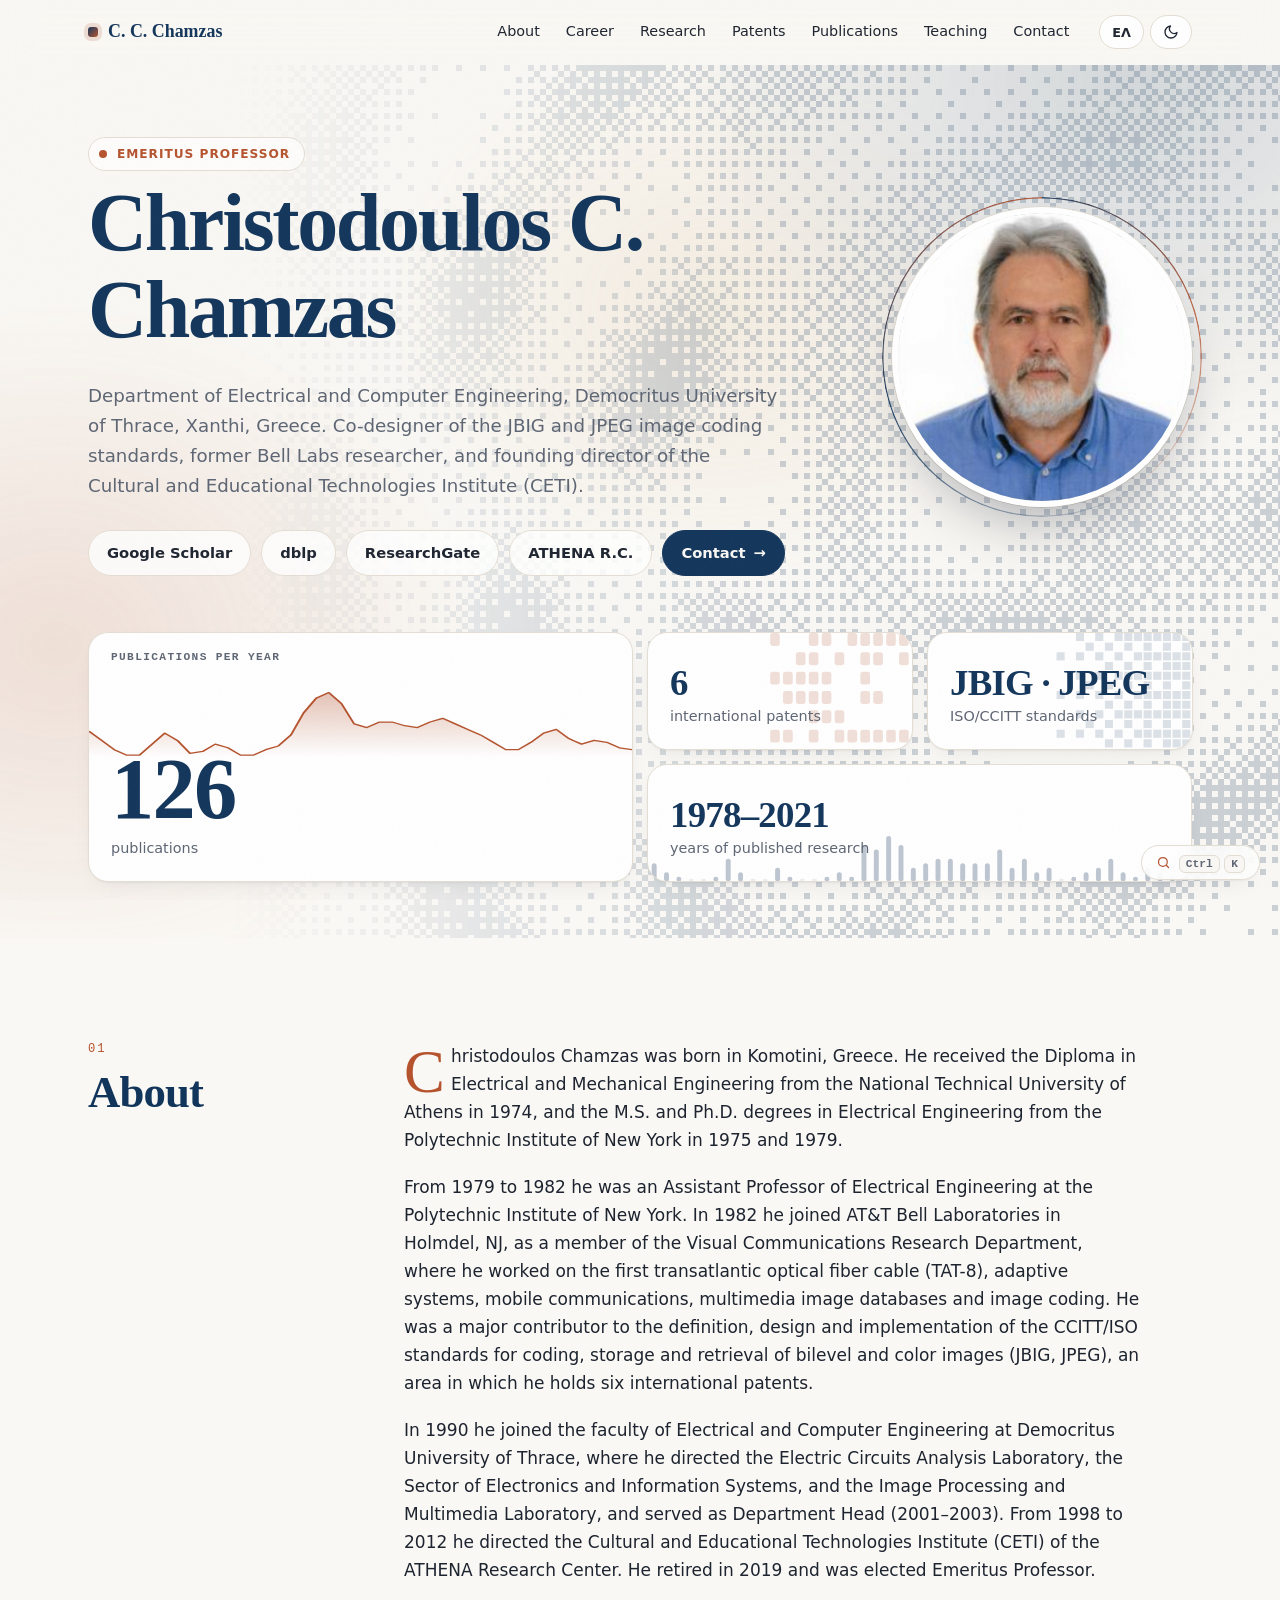
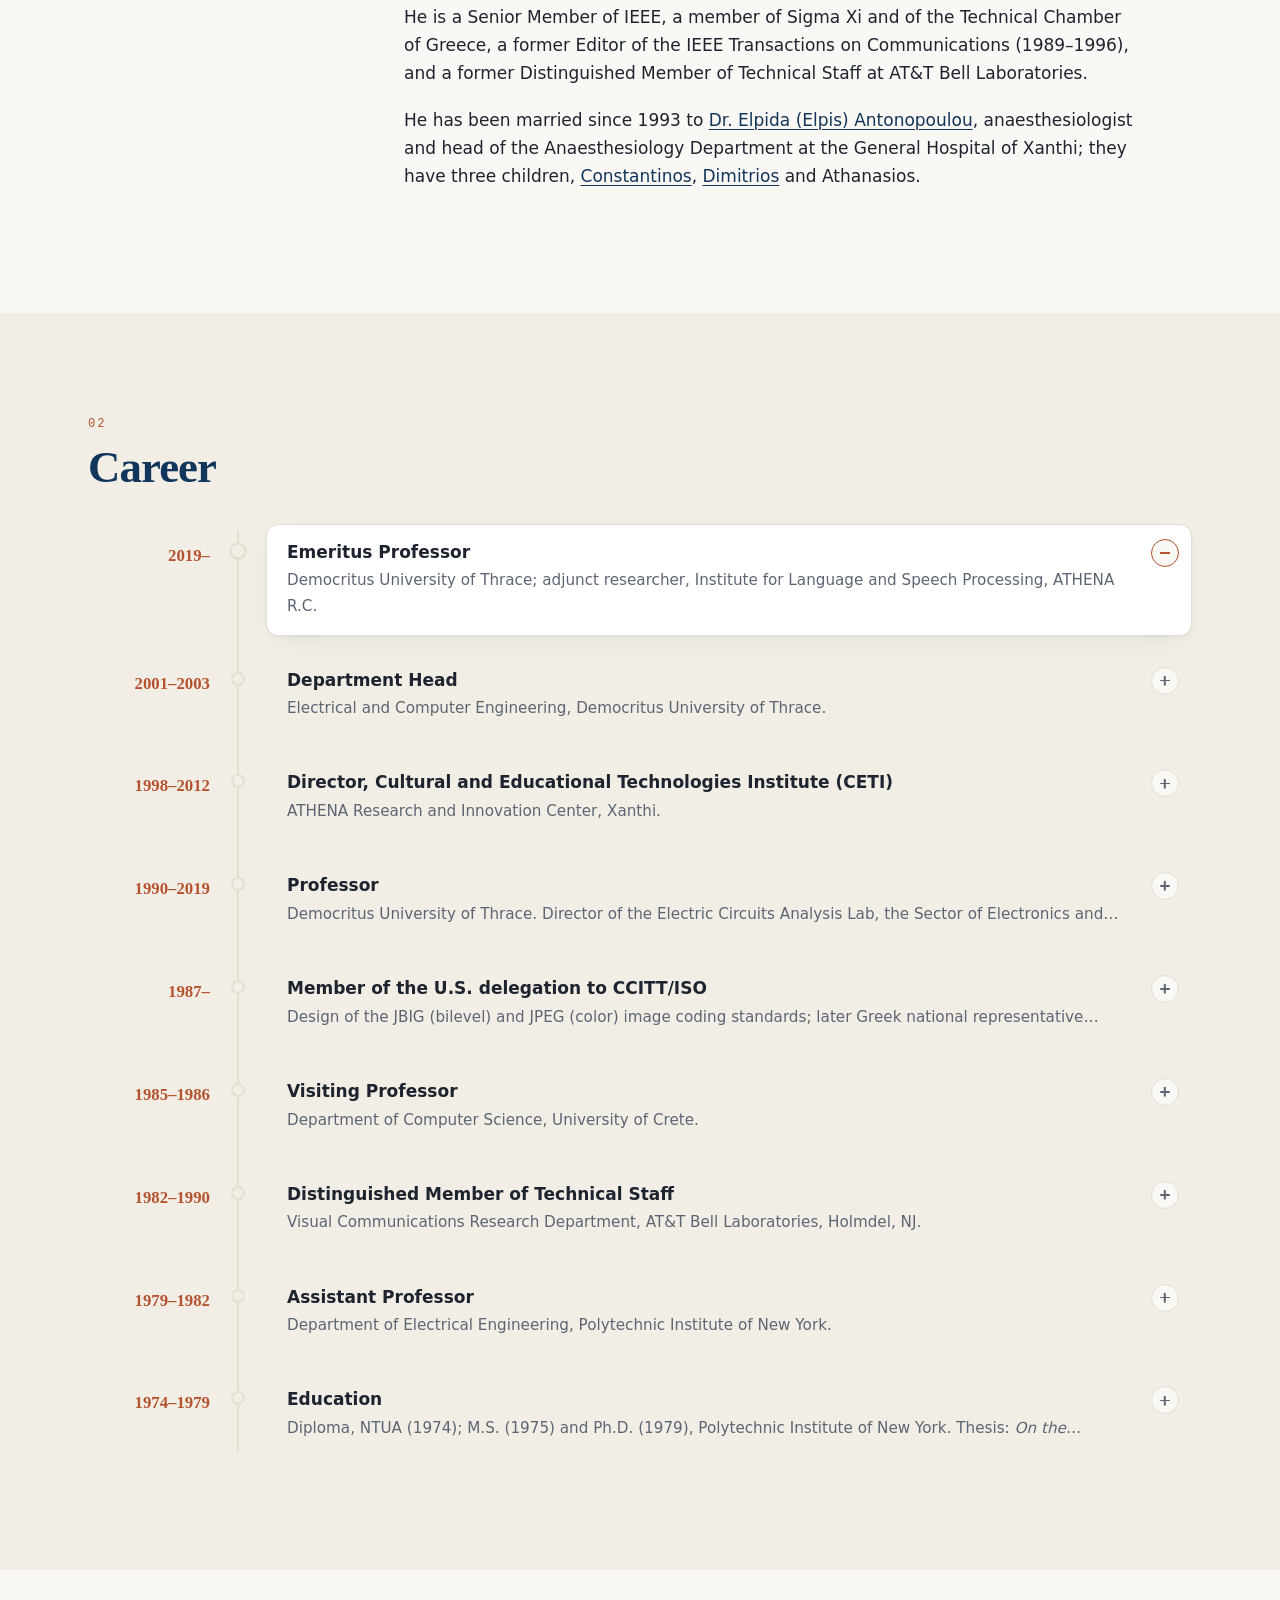
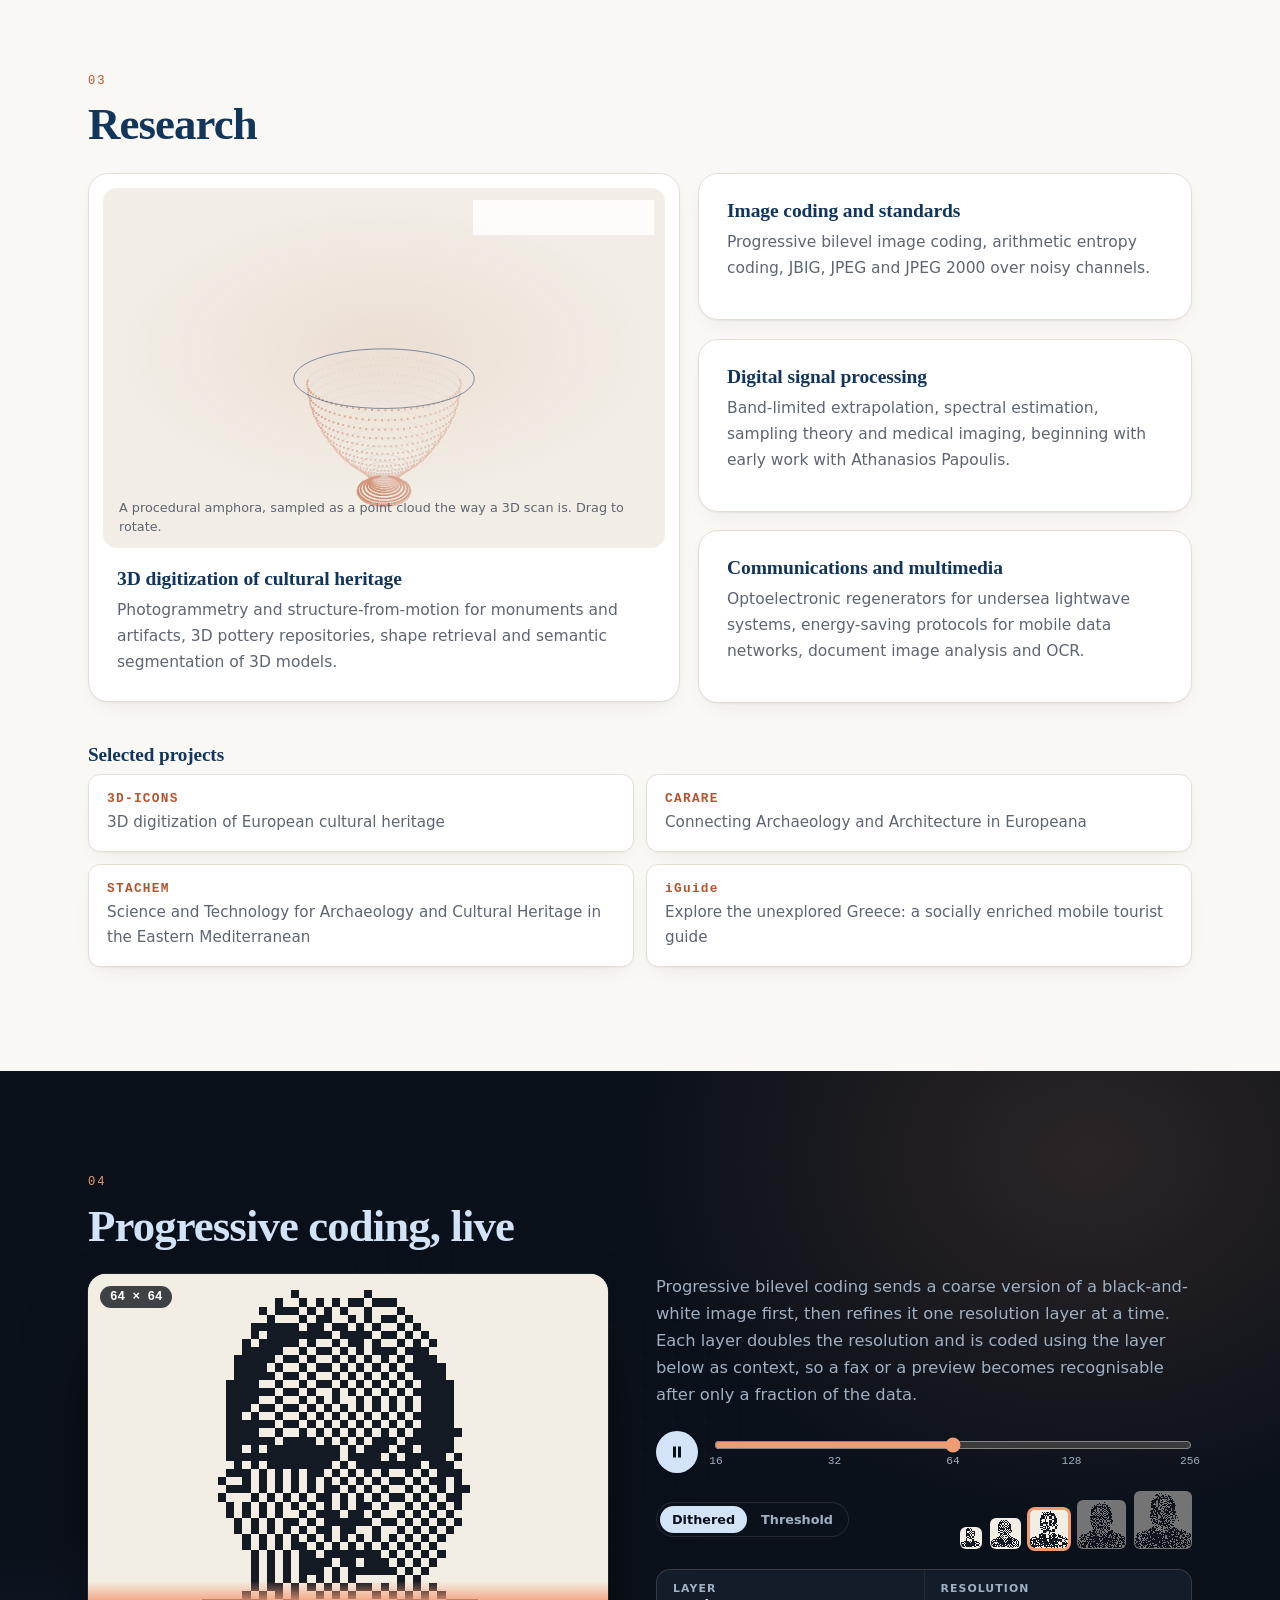
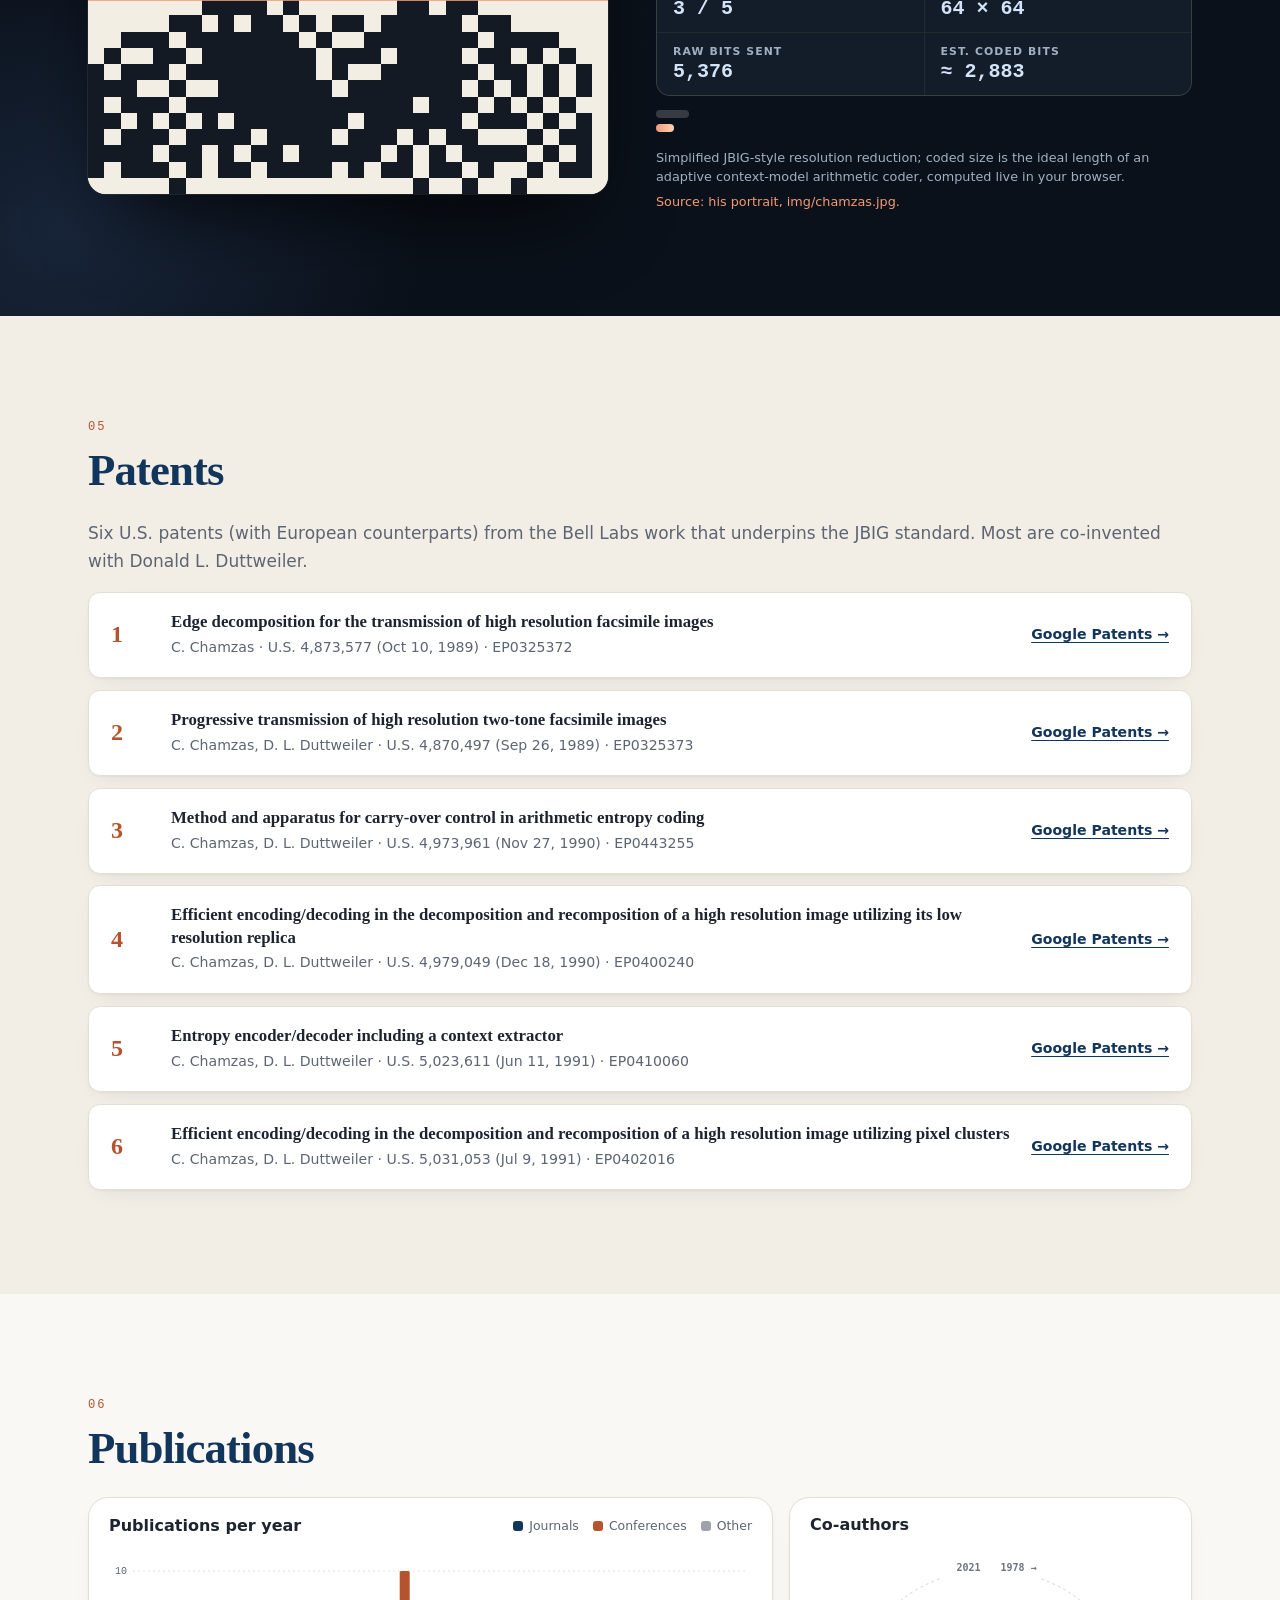
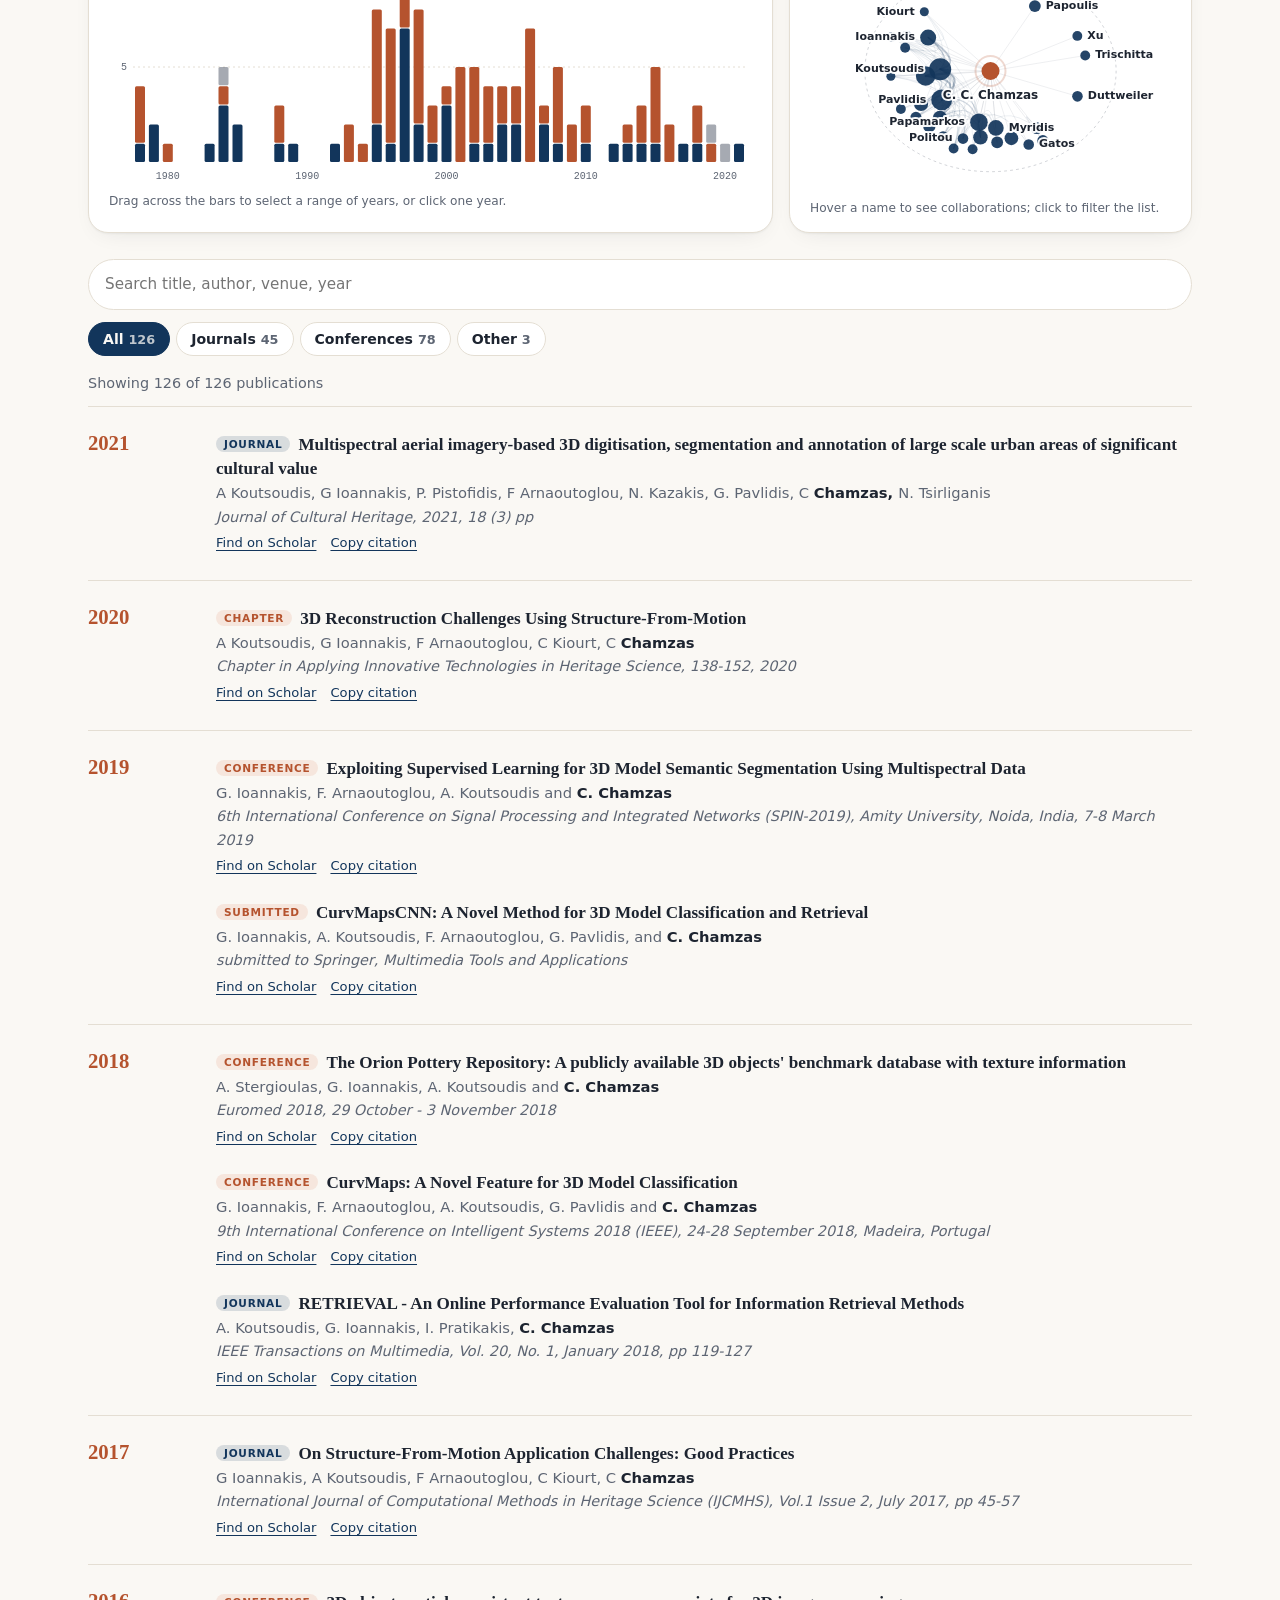
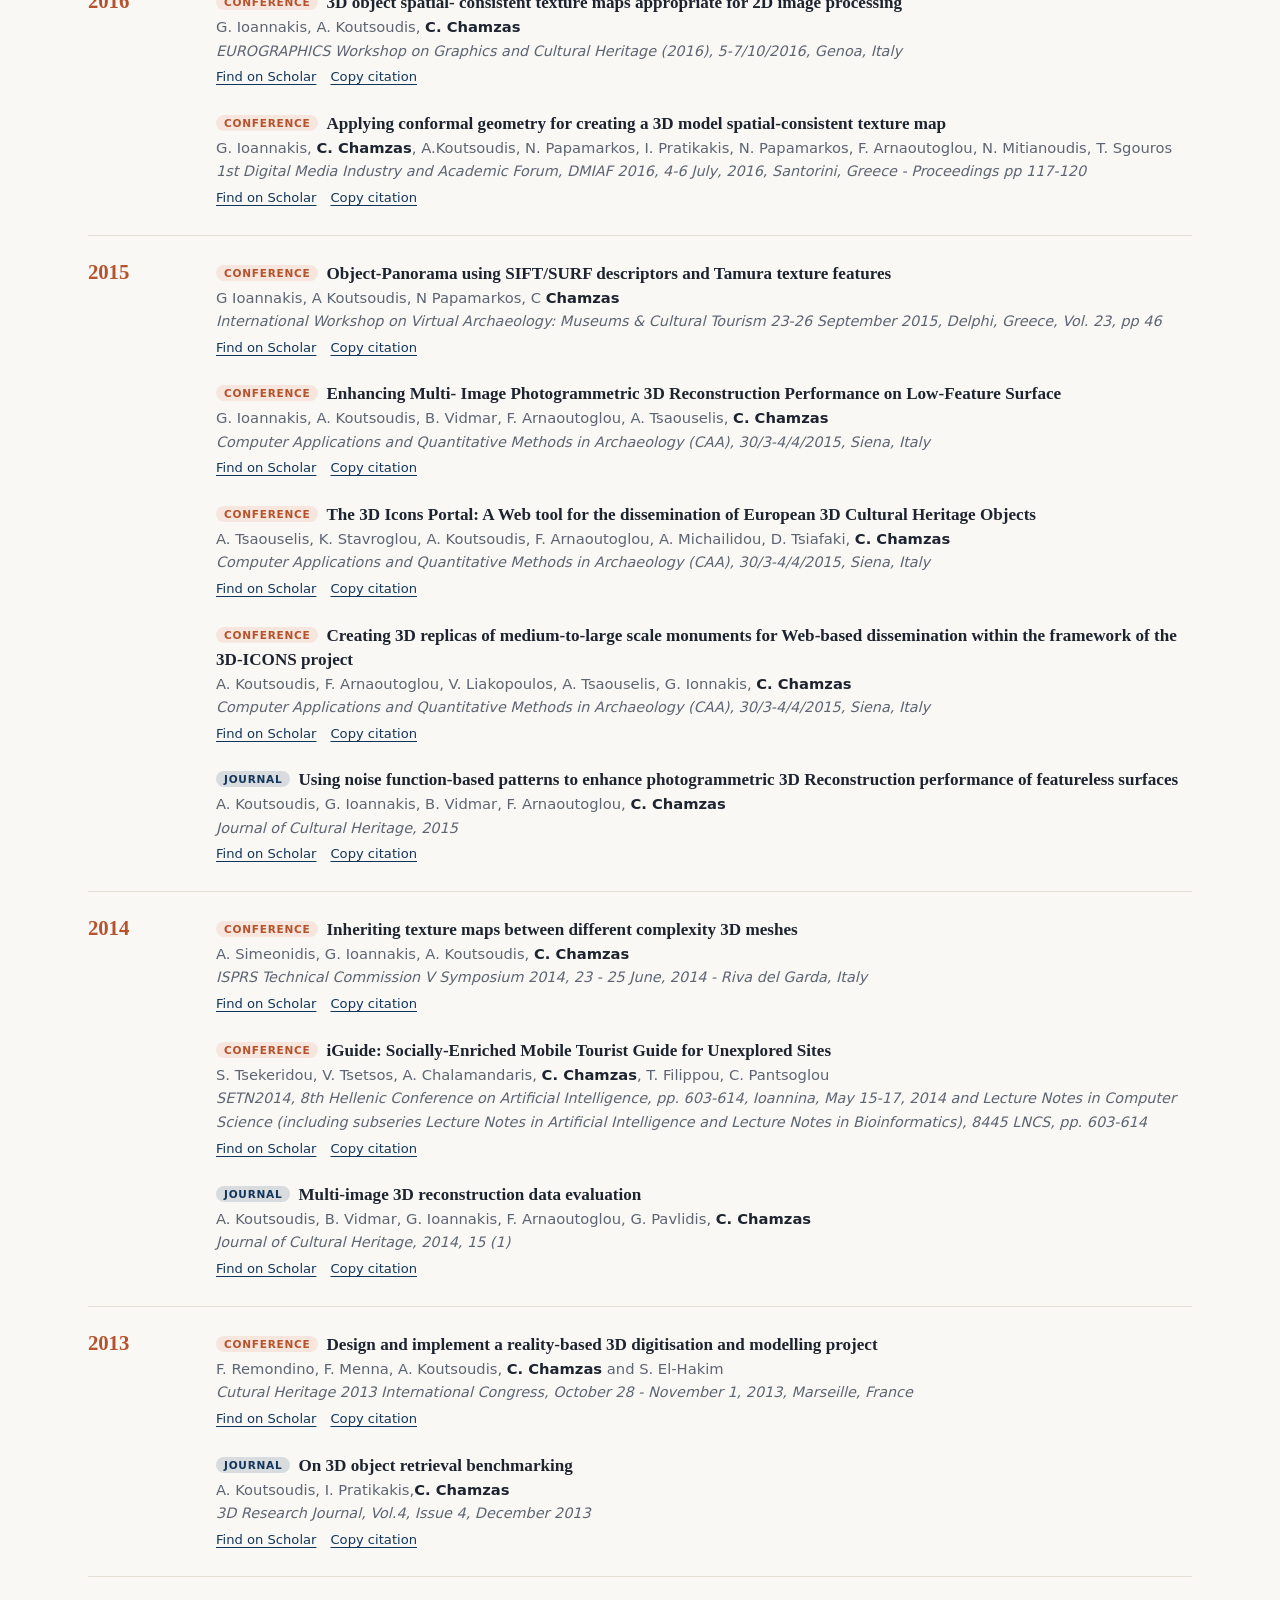
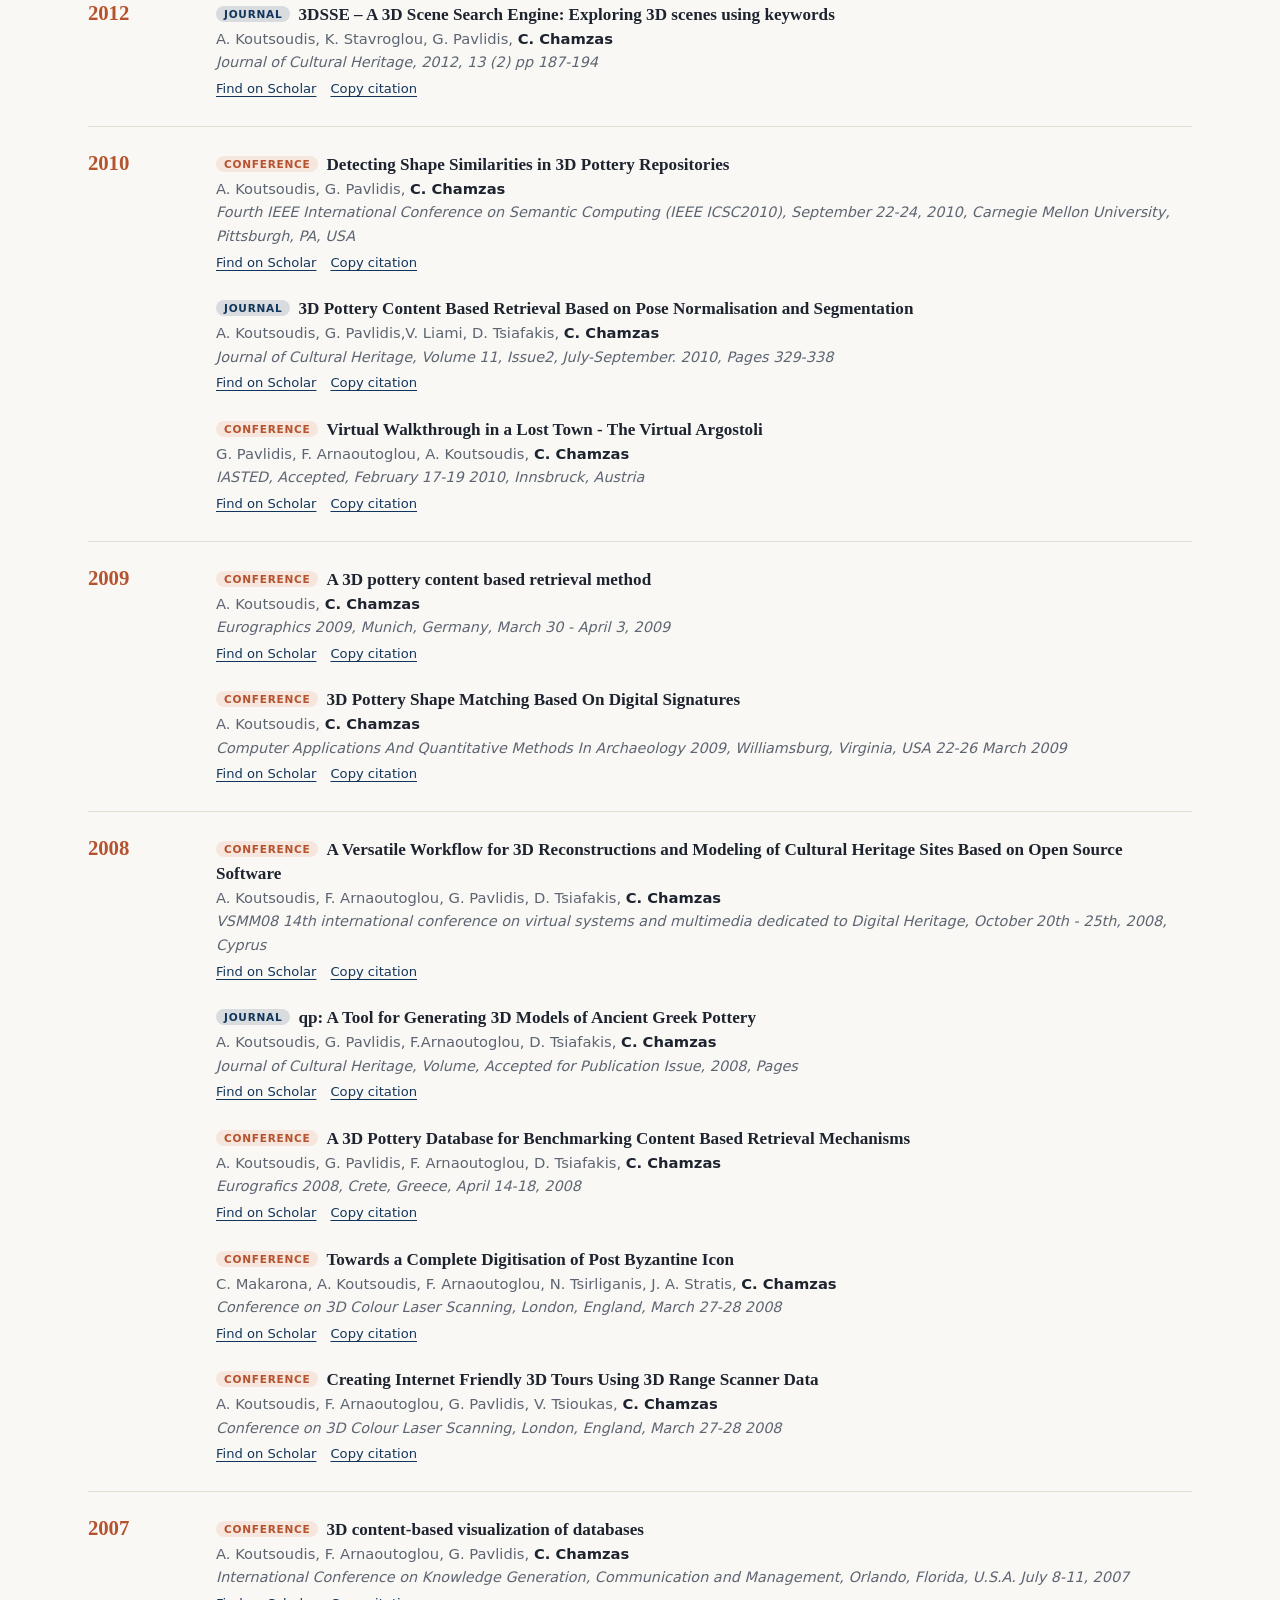
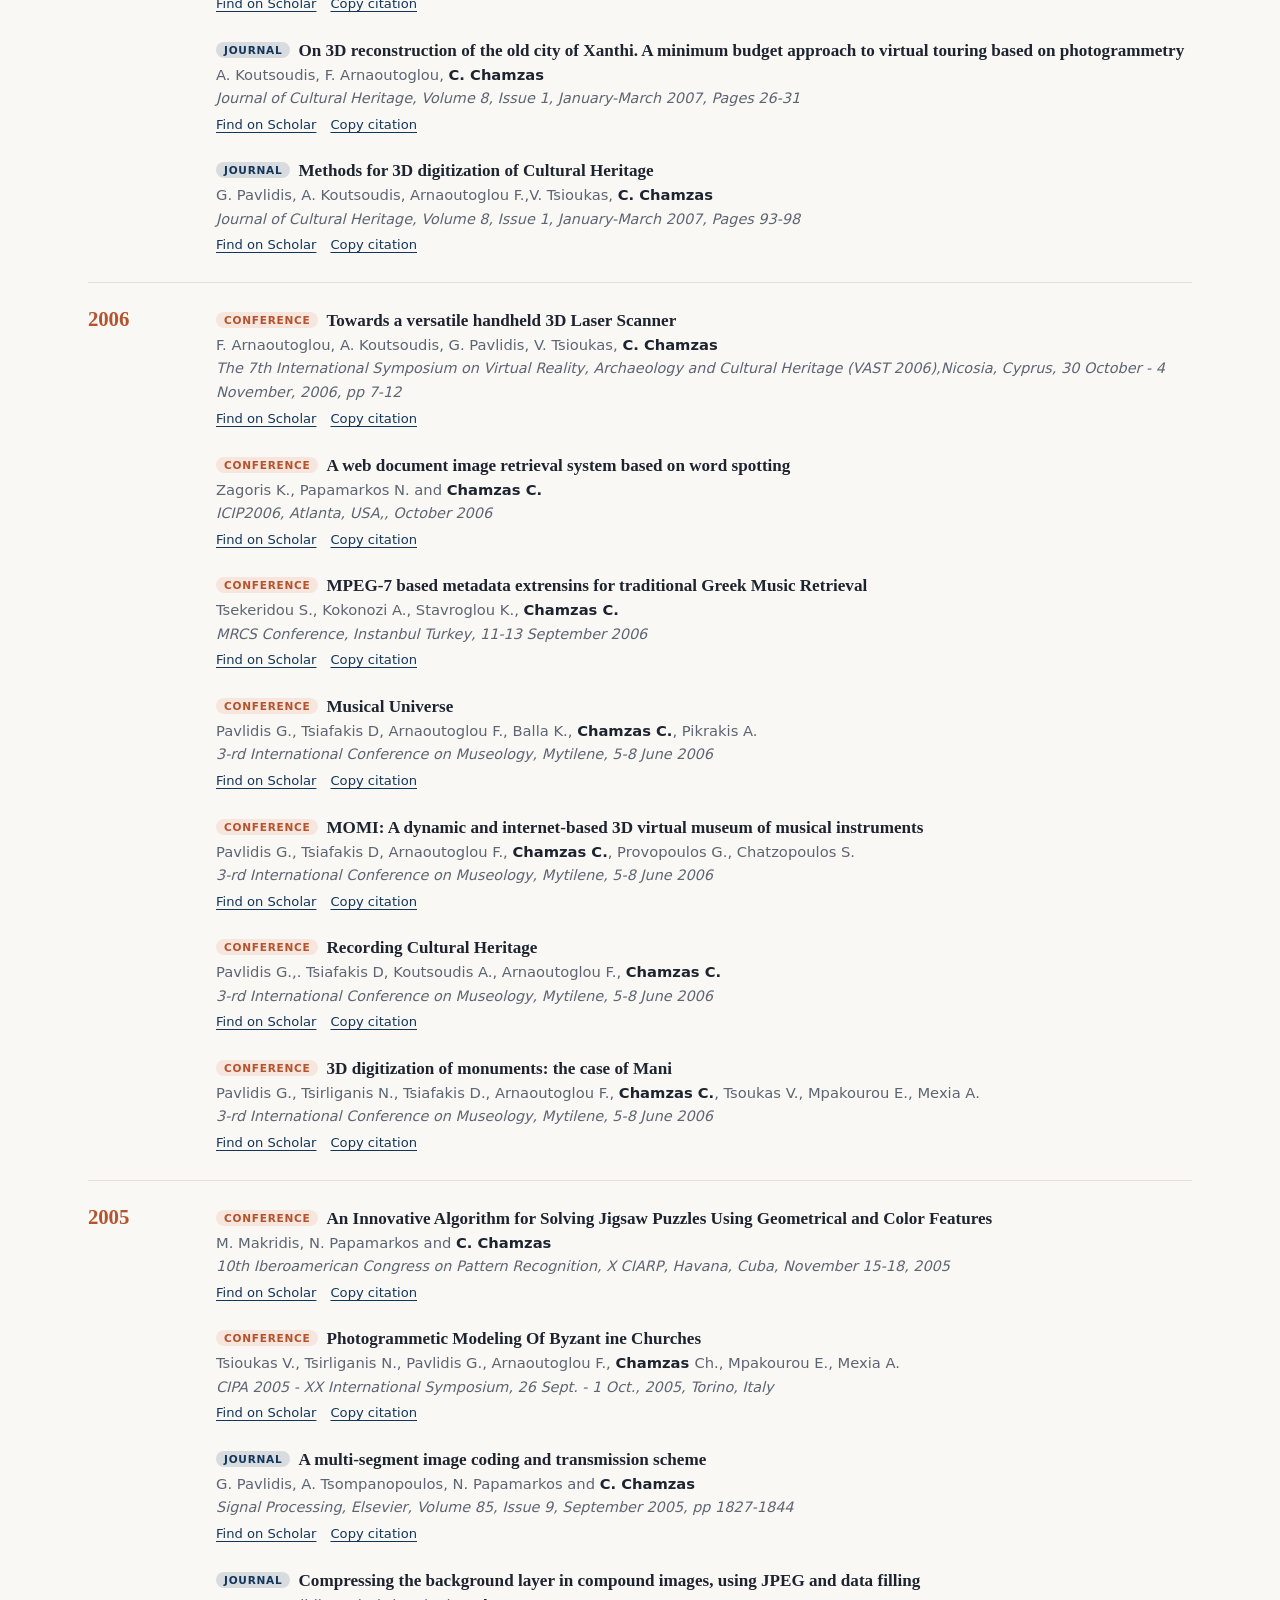
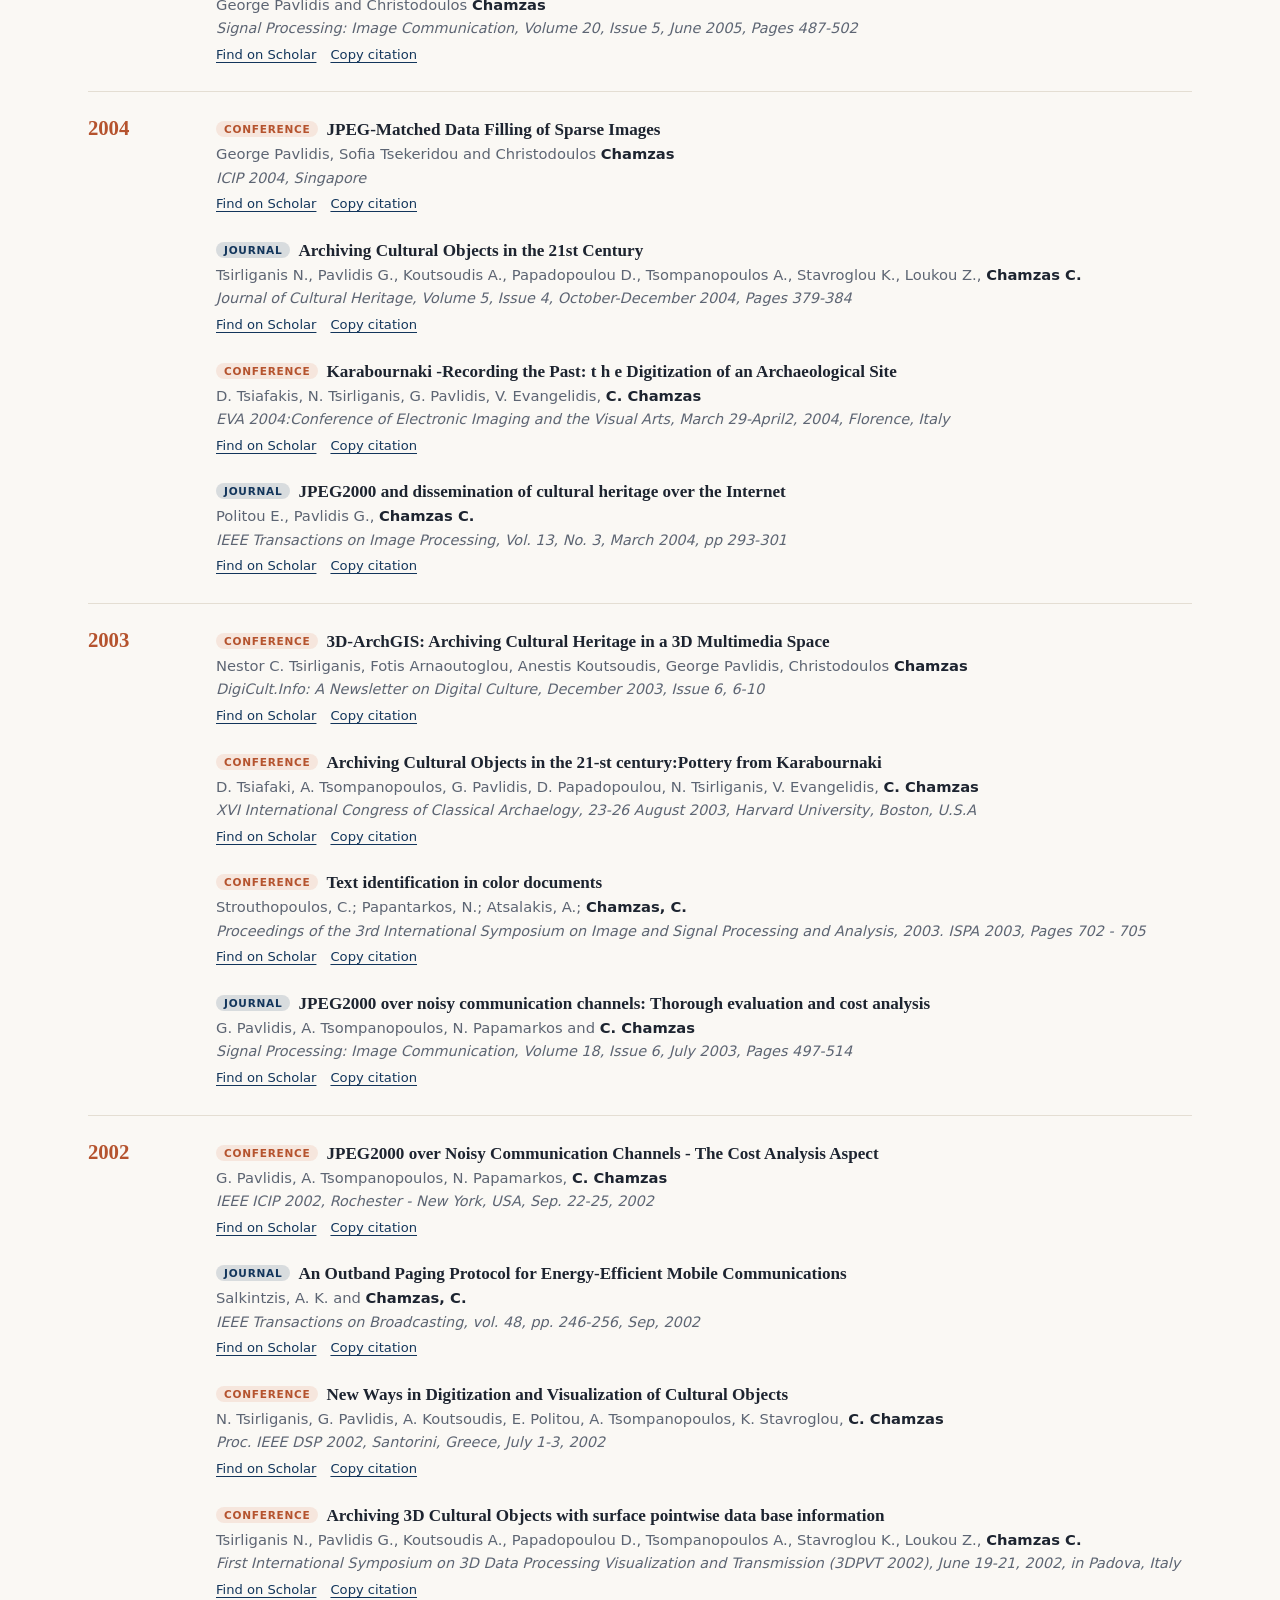
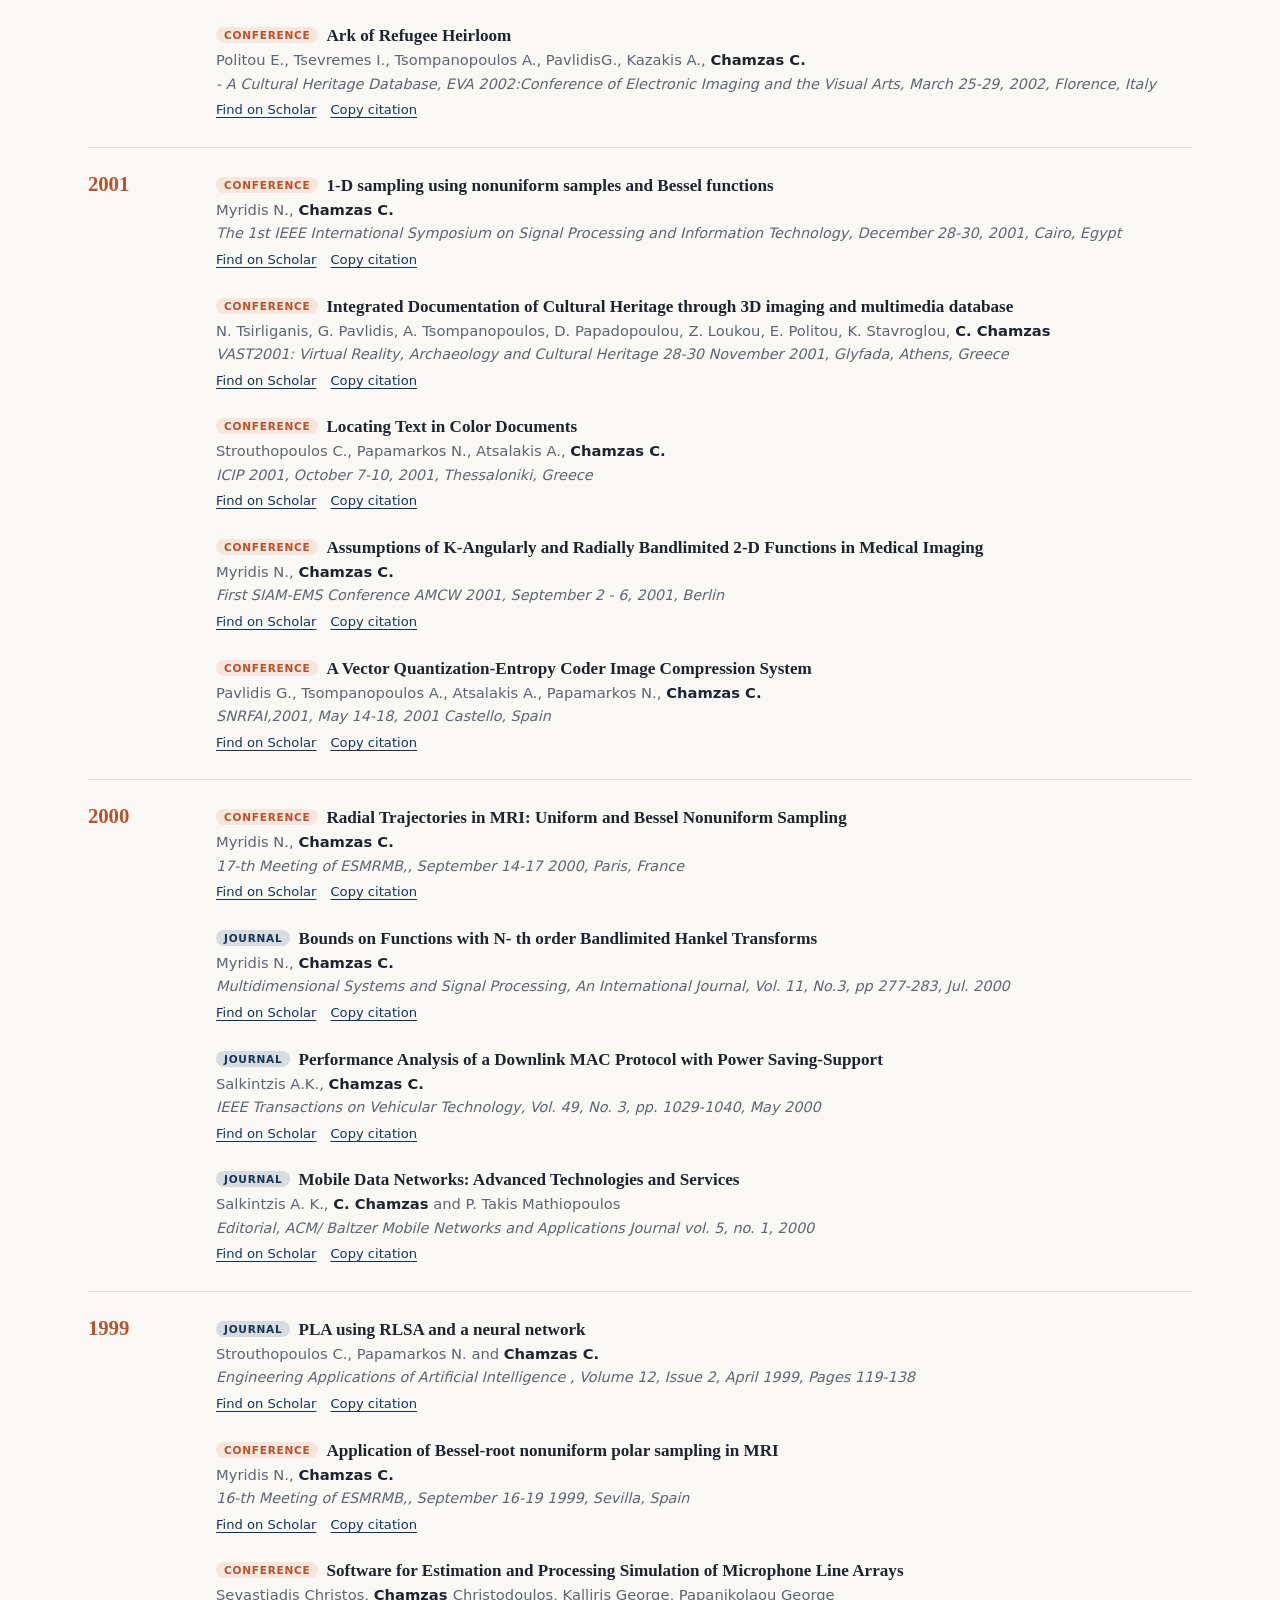
<file: index.html>
<!doctype html>
<html lang="en">
<head>
<meta charset="utf-8">
<meta name="viewport" content="width=device-width, initial-scale=1">
<title>Christodoulos C. Chamzas | Emeritus Professor, Democritus University of Thrace</title>
<meta name="description" content="Christodoulos C. Chamzas, Emeritus Professor of Electrical and Computer Engineering, Democritus University of Thrace. Image coding (JBIG, JPEG), digital signal processing, and 3D digitization of cultural heritage.">
<meta name="color-scheme" content="light dark">
<meta name="theme-color" content="#12355b">
<meta name="author" content="Christodoulos C. Chamzas">
<link rel="icon" href="data:image/svg+xml,%3Csvg xmlns='http://www.w3.org/2000/svg' viewBox='0 0 64 64'%3E%3Crect width='64' height='64' rx='14' fill='%2312355b'/%3E%3Ctext x='32' y='44' font-family='Georgia,serif' font-size='34' font-weight='700' text-anchor='middle' fill='%23f4efe6'%3ECC%3C/text%3E%3C/svg%3E">
<link rel="apple-touch-icon" href="img/chamzas.jpg">
<meta property="og:type" content="profile">
<meta property="og:title" content="Christodoulos C. Chamzas, Emeritus Professor">
<meta property="og:description" content="Emeritus Professor of Electrical and Computer Engineering, Democritus University of Thrace. Image coding (JBIG, JPEG), signal processing and 3D digitization of cultural heritage.">
<meta property="og:image" content="img/chamzas.jpg">
<meta property="og:locale" content="en_US">
<meta property="og:locale:alternate" content="el_GR">
<meta name="twitter:card" content="summary">
<script type="application/ld+json">
{"@context":"https://schema.org","@type":"Person","name":"Christodoulos C. Chamzas","alternateName":"Χριστόδουλος Χαμζάς",
 "jobTitle":"Emeritus Professor","affiliation":{"@type":"CollegeOrUniversity","name":"Democritus University of Thrace"},
 "alumniOf":{"@type":"CollegeOrUniversity","name":"Polytechnic Institute of New York"},
 "knowsAbout":["Image coding","JBIG","JPEG","Digital signal processing","3D digitization","Cultural heritage"],
 "sameAs":["https://scholar.google.gr/citations?user=bjpi_U8AAAAJ","https://www.researchgate.net/profile/Christodoulos-Chamzas","https://www.athenarc.gr/en/people/238","http://dsp.ee.duth.gr/~chamzas/"]}
</script>
<link rel="stylesheet" href="core.css">
<link rel="stylesheet" href="style.css">
<script>
  // Apply saved language and theme before first paint to avoid a flash.
  (function () {
    var lang = localStorage.getItem('lang') || 'en';
    var theme = localStorage.getItem('theme');
    document.documentElement.lang = lang;
    if (theme) document.documentElement.dataset.theme = theme;
    document.documentElement.classList.add('js');
  })();
</script>
</head>
<body>
<a class="skip" href="#about"><span class="en">Skip to content</span><span class="el">Μετάβαση στο περιεχόμενο</span></a>

<header class="topbar">
  <nav class="wrap nav">
    <a class="brand" href="#top">
      <span class="en">C. C. Chamzas</span><span class="el">Χ. Χ. Χαμζάς</span>
    </a>
    <button class="menu-btn" aria-label="Menu" aria-expanded="false"><span></span></button>
    <ul class="links">
      <li><a href="#about"><span class="en">About</span><span class="el">Βιογραφικό</span></a></li>
      <li><a href="#career"><span class="en">Career</span><span class="el">Πορεία</span></a></li>
      <li><a href="#research"><span class="en">Research</span><span class="el">Έρευνα</span></a></li>
      <li><a href="#patents"><span class="en">Patents</span><span class="el">Ευρεσιτεχνίες</span></a></li>
      <li><a href="#publications"><span class="en">Publications</span><span class="el">Δημοσιεύσεις</span></a></li>
      <li><a href="#teaching"><span class="en">Teaching</span><span class="el">Διδασκαλία</span></a></li>
      <li><a href="#contact"><span class="en">Contact</span><span class="el">Επικοινωνία</span></a></li>
    </ul>
    <div class="toggles">
      <button id="lang-btn" class="pill magnetic" title="Ελληνικά / English"><span class="en">ΕΛ</span><span class="el">EN</span></button>
      <button id="theme-btn" class="pill magnetic" data-label-en="Toggle dark mode" data-label-el="Εναλλαγή σκούρου θέματος">&#9680;</button>
    </div>
  </nav>
</header>

<main id="top">

  <!-- Hero -->
  <section class="hero">
    <canvas class="hero-canvas" id="hero-canvas" aria-hidden="true"></canvas>
    <div class="wrap hero-grid">
      <div class="hero-text">
        <p class="eyebrow rise" style="--d:0">
          <span class="en">Emeritus Professor</span><span class="el">Ομότιμος Καθηγητής</span>
        </p>
        <h1>
          <span class="en">Christodoulos C. Chamzas</span><span class="el">Χριστόδουλος Χ. Χαμζάς</span>
        </h1>
        <p class="lede rise" style="--d:3">
          <span class="en">Department of Electrical and Computer Engineering, Democritus University of Thrace, Xanthi, Greece.
            Co-designer of the JBIG and JPEG image coding standards, former Bell Labs researcher, and founding
            director of the Cultural and Educational Technologies Institute (CETI).</span>
          <span class="el">Τμήμα Ηλεκτρολόγων Μηχανικών και Μηχανικών Υπολογιστών, Δημοκρίτειο Πανεπιστήμιο Θράκης, Ξάνθη.
            Συνδιαμορφωτής των προτύπων κωδικοποίησης εικόνας JBIG και JPEG, πρώην ερευνητής των Bell Laboratories
            και Διευθυντής του Ινστιτούτου Πολιτιστικής και Εκπαιδευτικής Τεχνολογίας (ΙΠΕΤ).</span>
        </p>
        <ul class="hero-links rise" style="--d:4">
          <li><a class="magnetic" href="https://scholar.google.gr/citations?user=bjpi_U8AAAAJ&amp;hl=en" target="_blank" rel="noopener">Google Scholar</a></li>
          <li><a class="magnetic" href="https://dblp.org/search?q=Christodoulos+Chamzas" target="_blank" rel="noopener">dblp</a></li>
          <li><a class="magnetic" href="https://www.researchgate.net/profile/Christodoulos-Chamzas" target="_blank" rel="noopener">ResearchGate</a></li>
          <li><a class="magnetic" href="https://www.athenarc.gr/en/people/238" target="_blank" rel="noopener">ATHENA R.C.</a></li>
          <li><a href="#contact" class="primary magnetic"><span class="en">Contact</span><span class="el">Επικοινωνία</span></a></li>
        </ul>
      </div>
      <div class="portrait-frame rise" style="--d:2">
        <img class="portrait" src="img/chamzas.jpg" alt="Portrait of Christodoulos C. Chamzas" width="220" height="220">
      </div>
    </div>
    <div class="wrap bento stats">
      <div class="tile fx-card big">
        <div class="tile-art" id="art-pubs" aria-hidden="true"></div>
        <p class="tile-kicker"><span class="en">Publications per year</span><span class="el">Δημοσιεύσεις ανά έτος</span></p>
        <strong id="stat-pubs" data-count="126">126</strong><span class="en">publications</span><span class="el">δημοσιεύσεις</span>
      </div>
      <div class="tile fx-card">
        <div class="tile-art" id="art-pat" aria-hidden="true"></div>
        <strong data-count="6">6</strong><span class="en">international patents</span><span class="el">διεθνή διπλώματα ευρεσιτεχνίας</span>
      </div>
      <div class="tile fx-card std">
        <div class="tile-art" id="art-std" aria-hidden="true"></div>
        <strong>JBIG · JPEG</strong><span class="en">ISO/CCITT standards</span><span class="el">πρότυπα ISO/CCITT</span>
      </div>
      <div class="tile fx-card wide">
        <div class="tile-art" id="art-years" aria-hidden="true"></div>
        <strong>1978&ndash;2021</strong><span class="en">years of published research</span><span class="el">χρόνια δημοσιευμένης έρευνας</span>
      </div>
    </div>
  </section>

  <!-- About -->
  <section id="about" class="section">
    <div class="wrap two-col">
      <h2><span class="en">About</span><span class="el">Σύντομο βιογραφικό</span></h2>
      <div class="prose">
        <div class="en">
          <p>Christodoulos Chamzas was born in Komotini, Greece. He received the Diploma in Electrical and Mechanical
            Engineering from the National Technical University of Athens in 1974, and the M.S. and Ph.D. degrees in
            Electrical Engineering from the Polytechnic Institute of New York in 1975 and 1979.</p>
          <p>From 1979 to 1982 he was an Assistant Professor of Electrical Engineering at the Polytechnic Institute of
            New York. In 1982 he joined AT&amp;T Bell Laboratories in Holmdel, NJ, as a member of the Visual
            Communications Research Department, where he worked on the first transatlantic optical fiber cable (TAT-8),
            adaptive systems, mobile communications, multimedia image databases and image coding. He was a major
            contributor to the definition, design and implementation of the CCITT/ISO standards for coding, storage and
            retrieval of bilevel and color images (JBIG, JPEG), an area in which he holds six international patents.</p>
          <p>In 1990 he joined the faculty of Electrical and Computer Engineering at Democritus University of Thrace,
            where he directed the Electric Circuits Analysis Laboratory, the Sector of Electronics and Information
            Systems, and the Image Processing and Multimedia Laboratory, and served as Department Head (2001&ndash;2003).
            From 1998 to 2012 he directed the Cultural and Educational Technologies Institute (CETI) of the ATHENA
            Research Center. He retired in 2019 and was elected Emeritus Professor.</p>
          <p>He is a Senior Member of IEEE, a member of Sigma Xi and of the Technical Chamber of Greece, a former
            Editor of the IEEE Transactions on Communications (1989&ndash;1996), and a former Distinguished Member of
            Technical Staff at AT&amp;T Bell Laboratories.</p>
          <p class="family">He has been married since 1993 to <a href="https://chamzas.github.io/elpis/">Dr. Elpida (Elpis) Antonopoulou</a>, anaesthesiologist and head of the Anaesthesiology Department at the General Hospital of Xanthi; they have three children, <a href="https://cchamzas.com">Constantinos</a>, <a href="https://jimas95.github.io/portfolio/"> Dimitrios</a> and Athanasios.</p>
        </div>
        <div class="el">
          <p>Ο Χριστόδουλος Χαμζάς γεννήθηκε στην Κομοτηνή. Πήρε το Δίπλωμα Ηλεκτρολόγου Μηχανολόγου Μηχανικού από
            το Εθνικό Μετσόβιο Πολυτεχνείο το 1974 και το Μάστερ και το Διδακτορικό από το Polytechnic Institute of
            New York το 1975 και 1979 αντίστοιχα. Κατά τη διάρκεια των σπουδών του εργάστηκε σε βιομηχανίες στην
            Ελλάδα, την Πορτογαλία, την Αγγλία και τις Ηνωμένες Πολιτείες.</p>
          <p>Από το 1979 έως το 1982 ήταν Assistant Professor στο Τμήμα Ηλεκτρολόγων Μηχανικών του Polytechnic
            Institute of New York. Από το 1982 έως το 1990 εργάστηκε στα Bell Laboratories, στο Holmdel του New Jersey,
            ως ερευνητής του Visual Communications Research Department. Εκεί ασχολήθηκε με την κατασκευή του πρώτου
            οπτικού υπερατλαντικού καλωδίου (TAT-8), με αυτοπροσαρμοζόμενα συστήματα, κινητές τηλεπικοινωνίες, βάσεις
            δεδομένων εικόνων και συμπίεση εικόνων. Από το 1987 ήταν μέλος της αντιπροσωπείας των Ηνωμένων Πολιτειών
            στο CCITT και στον ISO, όπου διαδραμάτισε σημαντικό ρόλο στη σχεδίαση των προτύπων κωδικοποίησης έγχρωμων
            (JPEG) και ασπρόμαυρων (JBIG) εικόνων, περιοχή στην οποία κατέχει έξι διεθνή διπλώματα ευρεσιτεχνίας.</p>
          <p>Από το 1990 είναι Καθηγητής στο Δημοκρίτειο Πανεπιστήμιο Θράκης, όπου διετέλεσε Διευθυντής του
            Εργαστηρίου Ανάλυσης Ηλεκτρικών Κυκλωμάτων, του Τομέα Ηλεκτρονικής και Τεχνολογίας Συστημάτων Πληροφορικής
            και Πρόεδρος του Τμήματος (2001&ndash;2003). Από το 1998 έως το 2012 ήταν Διευθυντής του Ινστιτούτου
            Πολιτιστικής και Εκπαιδευτικής Τεχνολογίας (ΙΠΕΤ) του Ερευνητικού Κέντρου «Αθηνά». Συνταξιοδοτήθηκε το
            2019 και εξελέγη Ομότιμος Καθηγητής.</p>
          <p>Είναι Senior Member του IEEE, μέλος του Sigma Xi, διακεκριμένος ερευνητής των AT&amp;T Bell Laboratories
            και μέλος του Τεχνικού Επιμελητηρίου Ελλάδας. Διετέλεσε συντάκτης για τις Ψηφιακές Τηλεπικοινωνίες στο
            περιοδικό IEEE Transactions on Communications.</p>
          <p class="family">Είναι παντρεμένος από το 1993 με τη <a href="https://chamzas.github.io/elpis/">Δρ. Ελπίδα Αντωνοπούλου</a>, αναισθησιολόγο και Συντονίστρια Διευθύντρια του Αναισθησιολογικού Τμήματος του Γ.Ν. Ξάνθης· έχουν τρία παιδιά.</p>
        </div>
      </div>
    </div>
  </section>

  <!-- Career timeline -->
  <section id="career" class="section alt">
    <div class="wrap">
      <h2><span class="en">Career</span><span class="el">Επαγγελματική πορεία</span></h2>
      <ol class="timeline">
        <li><time>2019&ndash;</time>
          <div><b class="en">Emeritus Professor</b><b class="el">Ομότιμος Καθηγητής</b>
          <p class="en">Democritus University of Thrace; adjunct researcher, Institute for Language and Speech Processing, ATHENA R.C.</p>
          <p class="el">Δημοκρίτειο Πανεπιστήμιο Θράκης· συνεργαζόμενος ερευνητής, Ινστιτούτο Επεξεργασίας του Λόγου, Ε.Κ. «Αθηνά».</p></div></li>
        <li><time>2001&ndash;2003</time>
          <div><b class="en">Department Head</b><b class="el">Πρόεδρος Τμήματος</b>
          <p class="en">Electrical and Computer Engineering, Democritus University of Thrace.</p>
          <p class="el">Τμήμα Ηλεκτρολόγων Μηχανικών και Μηχανικών Υπολογιστών, Δ.Π.Θ.</p></div></li>
        <li><time>1998&ndash;2012</time>
          <div><b class="en">Director, Cultural and Educational Technologies Institute (CETI)</b><b class="el">Διευθυντής, Ινστιτούτο Πολιτιστικής και Εκπαιδευτικής Τεχνολογίας (ΙΠΕΤ)</b>
          <p class="en">ATHENA Research and Innovation Center, Xanthi.</p>
          <p class="el">Ερευνητικό Κέντρο «Αθηνά», Ξάνθη.</p></div></li>
        <li><time>1990&ndash;2019</time>
          <div><b class="en">Professor</b><b class="el">Καθηγητής</b>
          <p class="en">Democritus University of Thrace. Director of the Electric Circuits Analysis Lab, the Sector of Electronics and Information Systems, and the Image Processing and Multimedia Lab.</p>
          <p class="el">Δημοκρίτειο Πανεπιστήμιο Θράκης. Διευθυντής του Εργαστηρίου Ανάλυσης Ηλεκτρικών Κυκλωμάτων, του Τομέα Ηλεκτρονικής και Τεχνολογίας Συστημάτων Πληροφορικής και της Μονάδας Επεξεργασίας Εικόνας και Πολυμέσων.</p></div></li>
        <li><time>1987&ndash;</time>
          <div><b class="en">Member of the U.S. delegation to CCITT/ISO</b><b class="el">Μέλος της αντιπροσωπείας των Η.Π.Α. στο CCITT/ISO</b>
          <p class="en">Design of the JBIG (bilevel) and JPEG (color) image coding standards; later Greek national representative (ELOT).</p>
          <p class="el">Σχεδίαση των προτύπων JBIG και JPEG· αργότερα εθνικός εκπρόσωπος της Ελλάδας (ΕΛΟΤ).</p></div></li>
        <li><time>1985&ndash;1986</time>
          <div><b class="en">Visiting Professor</b><b class="el">Επισκέπτης Καθηγητής</b>
          <p class="en">Department of Computer Science, University of Crete.</p>
          <p class="el">Τμήμα Επιστήμης Υπολογιστών, Πανεπιστήμιο Κρήτης.</p></div></li>
        <li><time>1982&ndash;1990</time>
          <div><b class="en">Distinguished Member of Technical Staff</b><b class="el">Διακεκριμένος Ερευνητής</b>
          <p class="en">Visual Communications Research Department, AT&amp;T Bell Laboratories, Holmdel, NJ.</p>
          <p class="el">Visual Communications Research Department, AT&amp;T Bell Laboratories, Holmdel, N.J.</p></div></li>
        <li><time>1979&ndash;1982</time>
          <div><b class="en">Assistant Professor</b><b class="el">Επίκουρος Καθηγητής</b>
          <p class="en">Department of Electrical Engineering, Polytechnic Institute of New York.</p>
          <p class="el">Τμήμα Ηλεκτρολόγων Μηχανικών, Polytechnic Institute of New York.</p></div></li>
        <li><time>1974&ndash;1979</time>
          <div><b class="en">Education</b><b class="el">Σπουδές</b>
          <p class="en">Diploma, NTUA (1974); M.S. (1975) and Ph.D. (1979), Polytechnic Institute of New York. Thesis: <i>On the Extrapolation of Bandlimited Functions</i>.</p>
          <p class="el">Δίπλωμα, Ε.Μ.Π. (1974)· M.S. (1975) και Ph.D. (1979), Polytechnic Institute of New York. Διατριβή: <i>On the Extrapolation of Bandlimited Functions</i>.</p></div></li>
      </ol>
    </div>
  </section>

  <!-- Research -->
  <section id="research" class="section">
    <div class="wrap">
      <h2><span class="en">Research</span><span class="el">Ερευνητικά ενδιαφέροντα</span></h2>
      <div class="research-grid">
        <article class="card fx-card r-3d">
          <figure class="amphora no-print">
            <canvas id="amphora" role="img" data-label-en="Rotating 3D point cloud of a procedurally generated amphora" data-label-el="Περιστρεφόμενο τρισδιάστατο νέφος σημείων ενός διαδικαστικά παραγόμενου αμφορέα"></canvas>
            <div class="amphora-ui">
              <div class="seg" id="amphora-mode" role="group" data-label-en="Display mode" data-label-el="Τρόπος απεικόνισης">
                <button type="button" data-mode="points" aria-pressed="true"><span class="en">Points</span><span class="el">Σημεία</span></button>
                <button type="button" data-mode="wire" aria-pressed="false"><span class="en">Wireframe</span><span class="el">Πλέγμα</span></button>
              </div>
            </div>
            <figcaption class="demo-cap"><span class="en">A procedural amphora, sampled as a point cloud the way a 3D scan is. Drag to rotate.</span><span class="el">Ένας διαδικαστικός αμφορέας, δειγματοληπτημένος ως νέφος σημείων όπως σε μια τρισδιάστατη σάρωση. Σύρετε για περιστροφή.</span></figcaption>
          </figure>
          <h3><span class="en">3D digitization of cultural heritage</span><span class="el">Τρισδιάστατη ψηφιοποίηση πολιτιστικής κληρονομιάς</span></h3>
          <p class="en">Photogrammetry and structure-from-motion for monuments and artifacts, 3D pottery repositories, shape retrieval and semantic segmentation of 3D models.</p>
          <p class="el">Φωτογραμμετρία και structure-from-motion για μνημεία και αντικείμενα, τρισδιάστατα αποθετήρια κεραμικής, ανάκτηση σχήματος και σημασιολογική κατάτμηση τρισδιάστατων μοντέλων.</p>
        </article>
        <article class="card fx-card tilt">
          <h3><span class="en">Image coding and standards</span><span class="el">Κωδικοποίηση εικόνας και πρότυπα</span></h3>
          <p class="en">Progressive bilevel image coding, arithmetic entropy coding, JBIG, JPEG and JPEG 2000 over noisy channels.</p>
          <p class="el">Προοδευτική κωδικοποίηση ασπρόμαυρων εικόνων, αριθμητική κωδικοποίηση εντροπίας, JBIG, JPEG και JPEG 2000 σε θορυβώδη κανάλια.</p>
        </article>
        <article class="card fx-card tilt">
          <h3><span class="en">Digital signal processing</span><span class="el">Ψηφιακή επεξεργασία σήματος</span></h3>
          <p class="en">Band-limited extrapolation, spectral estimation, sampling theory and medical imaging, beginning with early work with Athanasios Papoulis.</p>
          <p class="el">Παρεμβολή σημάτων περιορισμένου εύρους ζώνης, εκτίμηση φάσματος, θεωρία δειγματοληψίας και ιατρική απεικόνιση, ξεκινώντας από τη συνεργασία με τον Αθανάσιο Παπούλη.</p>
        </article>
        <article class="card fx-card tilt">
          <h3><span class="en">Communications and multimedia</span><span class="el">Τηλεπικοινωνίες και πολυμέσα</span></h3>
          <p class="en">Optoelectronic regenerators for undersea lightwave systems, energy-saving protocols for mobile data networks, document image analysis and OCR.</p>
          <p class="el">Οπτοηλεκτρονικοί αναγεννητές για υποθαλάσσια οπτικά συστήματα, πρωτόκολλα εξοικονόμησης ενέργειας για κινητά δίκτυα δεδομένων, ανάλυση εικόνων εγγράφων και OCR.</p>
        </article>
      </div>

      <h3 class="sub"><span class="en">Selected projects</span><span class="el">Επιλεγμένα έργα</span></h3>
      <ul class="tags">
        <li><b>3D-ICONS</b> <span class="en">3D digitization of European cultural heritage</span><span class="el">Τρισδιάστατη ψηφιοποίηση ευρωπαϊκής πολιτιστικής κληρονομιάς</span></li>
        <li><b>CARARE</b> <span class="en">Connecting Archaeology and Architecture in Europeana</span><span class="el">Σύνδεση Αρχαιολογίας και Αρχιτεκτονικής στην Europeana</span></li>
        <li><b>STACHEM</b> <span class="en">Science and Technology for Archaeology and Cultural Heritage in the Eastern Mediterranean</span><span class="el">Επιστήμη και Τεχνολογία για την Αρχαιολογία και την Πολιτιστική Κληρονομιά στην Ανατολική Μεσόγειο</span></li>
        <li><b>iGuide</b> <span class="en">Explore the unexplored Greece: a socially enriched mobile tourist guide</span><span class="el">Κινητός τουριστικός οδηγός για ανεξερεύνητους τόπους</span></li>
      </ul>
    </div>
  </section>

  <!-- Progressive coding demo -->
  <section id="progressive" class="section feature no-print">
    <div class="wrap">
      <h2><span class="en">Progressive coding, live</span><span class="el">Προοδευτική κωδικοποίηση, ζωντανά</span></h2>
      <div class="jbig">
        <div class="jbig-stage">
          <canvas id="jbig-canvas" width="512" height="512" role="img" data-label-en="Bilevel portrait refined layer by layer" data-label-el="Ασπρόμαυρο πορτρέτο που βελτιώνεται στρώμα προς στρώμα"></canvas>
          <span class="jbig-badge" id="jbig-badge" aria-hidden="true"></span>
        </div>
        <div class="jbig-panel">
          <p class="jbig-lead">
            <span class="en">Progressive bilevel coding sends a coarse version of a black-and-white image first, then refines it one resolution layer at a time. Each layer doubles the resolution and is coded using the layer below as context, so a fax or a preview becomes recognisable after only a fraction of the data.</span>
            <span class="el">Η προοδευτική κωδικοποίηση ασπρόμαυρων εικόνων στέλνει πρώτα μια χονδρική εκδοχή της εικόνας και τη βελτιώνει ένα στρώμα ανάλυσης τη φορά. Κάθε στρώμα διπλασιάζει την ανάλυση και κωδικοποιείται με πλαίσιο το προηγούμενο στρώμα, ώστε η εικόνα να αναγνωρίζεται μόλις με ένα μικρό μέρος των δεδομένων.</span>
          </p>
          <div class="jbig-controls">
            <button type="button" class="icon-btn" id="jbig-play" data-label-en="Play transmission" data-label-el="Αναπαραγωγή μετάδοσης"></button>
            <label class="jbig-slider">
              <span class="sr-only"><span class="en">Resolution layer</span><span class="el">Στρώμα ανάλυσης</span></span>
              <input type="range" id="jbig-layer" min="0" max="4" step="1" value="0">
              <span class="ticks" aria-hidden="true"><i>16</i><i>32</i><i>64</i><i>128</i><i>256</i></span>
            </label>
          </div>
          <div class="jbig-row">
            <div class="seg" id="jbig-mode" role="group" data-label-en="Binarisation" data-label-el="Δυαδικοποίηση">
              <button type="button" data-mode="dither" aria-pressed="true"><span class="en">Dithered</span><span class="el">Διάχυση σφάλματος</span></button>
              <button type="button" data-mode="threshold" aria-pressed="false"><span class="en">Threshold</span><span class="el">Κατώφλι</span></button>
            </div>
            <ol class="jbig-pyramid" id="jbig-pyr" aria-label="Layers"></ol>
          </div>
          <dl class="jbig-stats">
            <div><dt><span class="en">Layer</span><span class="el">Στρώμα</span></dt><dd id="js-layer"></dd></div>
            <div><dt><span class="en">Resolution</span><span class="el">Ανάλυση</span></dt><dd id="js-res"></dd></div>
            <div><dt><span class="en">Raw bits sent</span><span class="el">Ακατέργαστα bit</span></dt><dd id="js-raw"></dd></div>
            <div><dt><span class="en">Est. coded bits</span><span class="el">Εκτ. κωδικοποιημένα bit</span></dt><dd id="js-coded"></dd></div>
          </dl>
          <div class="bits" aria-hidden="true"><i id="bits-raw"></i><i id="bits-coded"></i></div>
          <p class="demo-cap" id="jbig-note">
            <span class="en">Simplified JBIG-style resolution reduction; coded size is the ideal length of an adaptive context-model arithmetic coder, computed live in your browser.</span>
            <span class="el">Απλοποιημένη μείωση ανάλυσης τύπου JBIG· το κωδικοποιημένο μέγεθος είναι το ιδανικό μήκος ενός προσαρμοστικού αριθμητικού κωδικοποιητή με μοντέλο πλαισίου, υπολογισμένο στον browser σας.</span>
          </p>
          <p class="demo-cap" id="jbig-src"></p>
        </div>
      </div>
    </div>
  </section>

  <!-- Patents -->
  <section id="patents" class="section alt">
    <div class="wrap">
      <h2><span class="en">Patents</span><span class="el">Διπλώματα ευρεσιτεχνίας</span></h2>
      <p class="muted">
        <span class="en">Six U.S. patents (with European counterparts) from the Bell Labs work that underpins the JBIG standard. Most are co-invented with Donald L. Duttweiler.</span>
        <span class="el">Έξι αμερικανικά διπλώματα ευρεσιτεχνίας (με αντίστοιχα ευρωπαϊκά) από την εργασία στα Bell Labs πάνω στην οποία βασίζεται το πρότυπο JBIG. Τα περισσότερα με τον Donald L. Duttweiler.</span>
      </p>
      <ol class="patents" id="patent-list"></ol>
    </div>
  </section>

  <!-- Publications -->
  <section id="publications" class="section">
    <div class="wrap">
      <h2><span class="en">Publications</span><span class="el">Δημοσιεύσεις</span></h2>
      <div class="pub-explorer no-print">
        <div class="explorer-card fx-card">
          <div class="ec-head">
            <h3><span class="en">Publications per year</span><span class="el">Δημοσιεύσεις ανά έτος</span></h3>
            <div class="legend" aria-hidden="true">
              <span class="lg journal"><span class="en">Journals</span><span class="el">Περιοδικά</span></span>
              <span class="lg conference"><span class="en">Conferences</span><span class="el">Συνέδρια</span></span>
              <span class="lg other"><span class="en">Other</span><span class="el">Λοιπά</span></span>
            </div>
          </div>
          <svg id="hist" tabindex="0" role="group" data-label-en="Publications per year. Drag to select years; arrow keys move, Enter selects, Shift extends, Escape clears." data-label-el="Δημοσιεύσεις ανά έτος. Σύρετε για επιλογή ετών· βέλη για μετακίνηση, Enter για επιλογή, Shift για επέκταση, Escape για καθαρισμό."></svg>
          <p class="ec-help"><span class="en">Drag across the bars to select a range of years, or click one year.</span><span class="el">Σύρετε πάνω στις στήλες για επιλογή εύρους ετών ή κάντε κλικ σε ένα έτος.</span></p>
        </div>
        <div class="explorer-card fx-card">
          <div class="ec-head">
            <h3><span class="en">Co-authors</span><span class="el">Συν-συγγραφείς</span></h3>
          </div>
          <canvas id="net" role="img" data-label-en="Co-author network drawn from the publication list" data-label-el="Δίκτυο συν-συγγραφέων από τον κατάλογο δημοσιεύσεων"></canvas>
          <p class="ec-help"><span class="en">Hover a name to see collaborations; click to filter the list.</span><span class="el">Περάστε πάνω από ένα όνομα για τις συνεργασίες· κλικ για φιλτράρισμα.</span></p>
        </div>
      </div>
      <div class="pub-controls">
        <input id="pub-search" type="search" placeholder="Search title, author, venue, year" data-ph-en="Search title, author, venue, year" data-ph-el="Αναζήτηση τίτλου, συγγραφέα, περιοδικού, έτους" aria-label="Search publications">
        <div class="chips" role="group" aria-label="Filter by type">
          <button class="chip active" data-kind="all"><span class="en">All</span><span class="el">Όλες</span> <em></em></button>
          <button class="chip" data-kind="journal"><span class="en">Journals</span><span class="el">Περιοδικά</span> <em></em></button>
          <button class="chip" data-kind="conference"><span class="en">Conferences</span><span class="el">Συνέδρια</span> <em></em></button>
          <button class="chip" data-kind="other"><span class="en">Other</span><span class="el">Λοιπά</span> <em></em></button>
        </div>
      </div>
      <div class="pub-status"><p class="muted small" id="pub-count" aria-live="polite"></p><div class="active-filters" id="pub-filters"></div></div>
      <div id="pub-list"></div>
      <p class="muted small">
        <span class="en">Up-to-date citation metrics are on</span><span class="el">Ενημερωμένοι δείκτες αναφορών στο</span>
        <a href="https://scholar.google.gr/citations?user=bjpi_U8AAAAJ&amp;hl=en" target="_blank" rel="noopener">Google Scholar</a>.
      </p>
    </div>
  </section>

  <!-- Teaching -->
  <section id="teaching" class="section alt">
    <div class="wrap two-col">
      <h2><span class="en">Teaching</span><span class="el">Διδασκαλία</span></h2>
      <div>
        <h3 class="sub first"><span class="en">Undergraduate</span><span class="el">Προπτυχιακά μαθήματα</span></h3>
        <ul class="courses">
          <li><a href="http://dsp.ee.duth.gr/~chamzas/courses/eciii/index.html" target="_blank" rel="noopener"><span class="en">Signals, Systems and Circuits</span><span class="el">Σήματα και Συστήματα και Κυκλώματα</span></a></li>
          <li><a href="http://dsp.ee.duth.gr/~chamzas/courses/dsp/index.html" target="_blank" rel="noopener"><span class="en">Digital Signal Processing</span><span class="el">Ψηφιακή Επεξεργασία Σήματος</span></a></li>
          <li><a href="http://dsp.ee.duth.gr/~chamzas/courses/Pattern_Recognition/index.html" target="_blank" rel="noopener"><span class="en">Pattern Recognition</span><span class="el">Αναγνώριση Προτύπων</span></a></li>
        </ul>
        <h3 class="sub"><span class="en">Graduate</span><span class="el">Μεταπτυχιακά μαθήματα</span></h3>
        <ul class="courses">
          <li><a href="http://dsp.ee.duth.gr/~chamzas/courses/dsp_grad/index.html" target="_blank" rel="noopener"><span class="en">Advanced Topics in Signal Processing</span><span class="el">Ειδικά Κεφάλαια Επεξεργασίας Σήματος</span></a></li>
        </ul>
        <p class="muted small"><span class="en">Course material is hosted on the original department pages.</span><span class="el">Το υλικό των μαθημάτων φιλοξενείται στις αρχικές σελίδες του Τμήματος.</span></p>
      </div>
    </div>
  </section>

  <!-- Contact -->
  <section id="contact" class="section">
    <div class="wrap two-col">
      <h2><span class="en">Contact</span><span class="el">Επικοινωνία</span></h2>
      <div class="contact fx-card">
        <address>
          <span class="en">Department of Electrical and Computer Engineering<br>Democritus University of Thrace<br>67100 Xanthi, Greece</span>
          <span class="el">Τμήμα Ηλεκτρολόγων Μηχανικών και Μηχανικών Υπολογιστών<br>Δημοκρίτειο Πανεπιστήμιο Θράκης<br>67100 Ξάνθη</span>
        </address>
        <p class="email-row"><a id="email" class="primary-link" href="#contact">chamzas (at) ee.duth.gr</a>
          <button type="button" class="pill magnetic" id="copy-email"><span class="en">Copy</span><span class="el">Αντιγραφή</span></button></p>
      </div>
    </div>
  </section>

</main>

<footer class="footer">
  <div class="wrap">
    <span>&copy; Christodoulos C. Chamzas</span>
    <span class="muted">
      <span class="en">Previous site:</span><span class="el">Προηγούμενη ιστοσελίδα:</span>
      <a href="http://dsp.ee.duth.gr/~chamzas/" target="_blank" rel="noopener">dsp.ee.duth.gr/~chamzas</a>
    </span>
  </div>
</footer>

<script src="pubs.js"></script>
<script src="portrait.js"></script>
<script src="core.js"></script>
<script src="app.js"></script>
</body>
</html>
</file>
<file: core.css>
/* core.css: shared design system. Site palettes live in style.css. */

:root {
  --serif: "Iowan Old Style", "Palatino Linotype", Palatino, "Book Antiqua", Georgia, serif;
  --sans: system-ui, -apple-system, "Segoe UI", Roboto, "Noto Sans", "Helvetica Neue", Arial, sans-serif;
  --mono: ui-monospace, "SF Mono", "Cascadia Mono", "JetBrains Mono", Menlo, Consolas, monospace;
  --radius: 20px;
  --radius-sm: 12px;
  --ease: cubic-bezier(.2, .75, .2, 1);
  --nav-h: 64px;
  --grain-o: .045;
}

/* Language switching: every bilingual string has an .en and an .el twin. */
html[lang="en"] .el,
html[lang="el"] .en { display: none !important; }

*, *::before, *::after { box-sizing: border-box; }

html { scroll-behavior: smooth; scroll-padding-top: calc(var(--nav-h) + 16px); -webkit-text-size-adjust: 100%; }

body {
  margin: 0;
  background: var(--bg);
  color: var(--ink);
  font: 17px/1.65 var(--sans);
  -webkit-font-smoothing: antialiased;
  text-rendering: optimizeLegibility;
  overflow-x: clip;
}

/* Film grain overlay */
body::after {
  content: ""; position: fixed; inset: 0; z-index: 90; pointer-events: none; opacity: var(--grain-o);
  background-image: url("data:image/svg+xml,%3Csvg xmlns='http://www.w3.org/2000/svg' width='180' height='180'%3E%3Cfilter id='n'%3E%3CfeTurbulence type='fractalNoise' baseFrequency='.85' numOctaves='3' stitchTiles='stitch'/%3E%3CfeColorMatrix values='0 0 0 0 .5 0 0 0 0 .5 0 0 0 0 .5 0 0 0 1 0'/%3E%3C/filter%3E%3Crect width='100%25' height='100%25' filter='url(%23n)'/%3E%3C/svg%3E");
}

::selection { background: color-mix(in srgb, var(--accent) 30%, transparent); }

a { color: var(--brand); text-decoration-thickness: 1px; text-underline-offset: 3px; transition: color .2s; }
a:hover { color: var(--accent); }

:focus-visible { outline: 2px solid var(--accent); outline-offset: 3px; border-radius: 6px; }

h1, h2, h3 { font-family: var(--serif); color: var(--brand); line-height: 1.15; font-weight: 600; }
h1 { font-size: clamp(2.5rem, 6.4vw, 5.2rem); margin: .12em 0 .32em; letter-spacing: -.028em; line-height: 1.02; }
h2 { font-size: clamp(1.9rem, 3.6vw, 2.8rem); margin: 0 0 1.4rem; letter-spacing: -.02em; }
h3 { font-size: 1.2rem; margin: 0 0 .5rem; letter-spacing: -.005em; }

.wrap { max-width: 1160px; margin: 0 auto; padding: 0 28px; }
.muted { color: var(--muted); }
.small { font-size: .9rem; }
.sr-only { position: absolute; width: 1px; height: 1px; overflow: hidden; clip: rect(0 0 0 0); white-space: nowrap; }

.skip {
  position: fixed; left: 16px; top: -60px; z-index: 200; padding: 10px 16px; border-radius: 10px;
  background: var(--brand); color: var(--bg); font-weight: 600; text-decoration: none; transition: top .2s;
}
.skip:focus { top: 12px; color: var(--bg); }

/* Scroll progress */
.progress {
  position: fixed; inset: 0 0 auto 0; height: 3px; z-index: 70; pointer-events: none;
  transform-origin: 0 50%; transform: scaleX(var(--p, 0));
  background: linear-gradient(90deg, var(--brand), var(--accent));
}
@supports (animation-timeline: scroll()) {
  .progress { animation: progress-grow linear both; animation-timeline: scroll(root); }
}
@keyframes progress-grow { from { transform: scaleX(0); } to { transform: scaleX(1); } }

/* Top bar */
.topbar {
  position: sticky; top: 0; z-index: 50;
  background: color-mix(in srgb, var(--bg) 72%, transparent);
  backdrop-filter: saturate(1.6) blur(16px);
  -webkit-backdrop-filter: saturate(1.6) blur(16px);
  border-bottom: 1px solid transparent;
  transition: border-color .3s, background .3s;
}
.topbar.scrolled { border-bottom-color: var(--line); background: color-mix(in srgb, var(--bg) 84%, transparent); }
.nav { display: flex; align-items: center; gap: 18px; height: var(--nav-h); }
.brand {
  display: inline-flex; align-items: center; gap: 10px;
  font-family: var(--serif); font-weight: 700; font-size: 1.12rem; color: var(--brand); text-decoration: none; white-space: nowrap;
}
.brand::before {
  content: ""; width: 10px; height: 10px; border-radius: 3px; flex: none;
  background: linear-gradient(135deg, var(--brand), var(--accent));
  box-shadow: 0 0 0 4px color-mix(in srgb, var(--accent) 16%, transparent);
}
.links { position: relative; display: flex; gap: 2px; list-style: none; margin: 0 0 0 auto; padding: 0; }
.links a {
  position: relative; z-index: 1; display: block; padding: 7px 12px; border-radius: 999px;
  color: var(--ink); text-decoration: none; font-size: .9rem; font-weight: 500; transition: color .25s;
}
.links a:hover { color: var(--accent); }
.links a.current { color: var(--accent); }
.nav-pill {
  position: absolute; z-index: 0; top: 0; left: 0; height: 100%; width: 0; border-radius: 999px; pointer-events: none;
  background: var(--accent-soft); opacity: 0;
  transition: transform .5s var(--ease), width .5s var(--ease), opacity .3s;
}
.toggles { display: flex; gap: 6px; }
.pill {
  display: inline-grid; place-items: center; min-width: 38px; height: 34px;
  border: 1px solid var(--line); background: var(--surface); color: var(--ink);
  border-radius: 999px; padding: 0 12px; font: 600 .8rem var(--sans); cursor: pointer;
  transition: border-color .2s, color .2s, transform .25s var(--ease);
}
.pill:hover { border-color: var(--accent); color: var(--accent); }
.pill svg { width: 16px; height: 16px; }
.menu-btn {
  display: none; margin-left: auto; width: 40px; height: 40px; border-radius: 12px;
  background: none; border: 1px solid var(--line); color: var(--ink); cursor: pointer;
}
.menu-btn span, .menu-btn span::before, .menu-btn span::after {
  display: block; width: 16px; height: 1.6px; background: currentColor; margin: auto; position: relative;
  transition: transform .3s var(--ease), background .2s;
}
.menu-btn span::before, .menu-btn span::after { content: ""; position: absolute; left: 0; }
.menu-btn span::before { top: -5px; }
.menu-btn span::after { top: 5px; }
.menu-btn[aria-expanded="true"] span { background: transparent; }
.menu-btn[aria-expanded="true"] span::before { transform: translateY(5px) rotate(45deg); }
.menu-btn[aria-expanded="true"] span::after { transform: translateY(-5px) rotate(-45deg); }

/* Hero */
.hero { position: relative; overflow: hidden; padding: 72px 0 56px; isolation: isolate; }
.hero::before {
  content: ""; position: absolute; inset: -20% -10% 0; z-index: -2; pointer-events: none;
  background:
    radial-gradient(42% 50% at 82% 18%, var(--mesh-1), transparent 70%),
    radial-gradient(38% 46% at 12% 72%, var(--mesh-2), transparent 70%),
    radial-gradient(30% 36% at 55% 40%, var(--mesh-3), transparent 70%);
  filter: blur(10px);
  animation: mesh-drift 22s ease-in-out infinite alternate;
}
@keyframes mesh-drift {
  from { transform: translate3d(0, 0, 0) scale(1); }
  to { transform: translate3d(-3%, 2%, 0) scale(1.06); }
}
.hero-canvas { position: absolute; inset: 0; z-index: -1; width: 100%; height: 100%; pointer-events: none; }
.hero-grid { display: grid; grid-template-columns: minmax(0, 1fr) 300px; gap: 56px; align-items: center; }
.eyebrow {
  display: inline-flex; align-items: center; gap: 10px; margin: 0;
  padding: 6px 14px 6px 10px; border-radius: 999px; border: 1px solid var(--line);
  background: color-mix(in srgb, var(--surface) 70%, transparent);
  color: var(--accent); font-weight: 600; letter-spacing: .08em; text-transform: uppercase; font-size: .76rem;
}
.eyebrow::before {
  content: ""; width: 8px; height: 8px; border-radius: 50%; background: var(--accent);
  box-shadow: 0 0 0 0 color-mix(in srgb, var(--accent) 50%, transparent); animation: ping 2.4s var(--ease) infinite;
}
@keyframes ping { 0% { box-shadow: 0 0 0 0 color-mix(in srgb, var(--accent) 55%, transparent); } 80%, 100% { box-shadow: 0 0 0 10px transparent; } }
.lede { font-size: 1.14rem; color: var(--muted); max-width: 60ch; margin: 0 0 1.8rem; }
.hero-links { display: flex; flex-wrap: wrap; gap: 10px; list-style: none; padding: 0; margin: 0; }
.hero-links a {
  display: inline-flex; align-items: center; gap: 8px; padding: 10px 18px; border-radius: 999px; text-decoration: none;
  border: 1px solid var(--line); background: color-mix(in srgb, var(--surface) 82%, transparent); color: var(--ink);
  font-size: .92rem; font-weight: 550; transition: border-color .2s, color .2s, background .2s, transform .3s var(--ease);
  backdrop-filter: blur(6px);
}
.hero-links a:hover { border-color: var(--accent); color: var(--accent); }
.hero-links a.primary { background: var(--brand); border-color: var(--brand); color: var(--bg); }
.hero-links a.primary::after { content: "\2192"; transition: transform .3s var(--ease); }
.hero-links a.primary:hover { background: var(--accent); border-color: var(--accent); color: #fff; }
.hero-links a.primary:hover::after { transform: translateX(3px); }

.portrait-frame { position: relative; width: 300px; aspect-ratio: 1; justify-self: end; }
.portrait-frame::before {
  content: ""; position: absolute; inset: -10px; border-radius: 50%;
  background: conic-gradient(from var(--spin, 0deg), var(--brand), var(--accent), transparent 40%, var(--brand) 70%, var(--accent));
  -webkit-mask: radial-gradient(farthest-side, transparent calc(100% - 2px), #000 calc(100% - 1px));
  mask: radial-gradient(farthest-side, transparent calc(100% - 2px), #000 calc(100% - 1px));
  animation: spin 14s linear infinite; opacity: .9;
}
@property --spin { syntax: "<angle>"; inherits: false; initial-value: 0deg; }
@keyframes spin { to { --spin: 360deg; } }
.portrait {
  display: block; width: 100%; height: 100%; object-fit: cover; border-radius: 50%;
  border: 6px solid var(--surface); box-shadow: 0 30px 60px -20px rgba(10, 20, 40, .35), 0 0 0 1px var(--line);
}

/* Hero entrance */
@media (prefers-reduced-motion: no-preference) {
  .js .hero .rise { opacity: 0; translate: 0 18px; animation: rise .9s var(--ease) forwards; animation-delay: calc(var(--d, 0) * 90ms + 80ms); }
  .js h1 .w { display: inline-block; overflow: clip; overflow-clip-margin: .2em; vertical-align: bottom; padding-bottom: .04em; }
  .js h1 .w > span { display: inline-block; translate: 0 105%; animation: word 1s var(--ease) forwards; animation-delay: calc(var(--wi, 0) * 70ms + 160ms); }
}
@keyframes rise { to { opacity: 1; translate: 0 0; } }
@keyframes word { to { translate: 0 0; } }

/* Bento */
.bento { display: grid; grid-template-columns: repeat(4, minmax(0, 1fr)); grid-auto-rows: minmax(118px, auto); gap: 14px; margin-top: 56px; }
.bento .tile { padding: 20px 22px; display: flex; flex-direction: column; justify-content: flex-end; gap: 4px; overflow: hidden; }
.bento .tile strong {
  display: block; font-family: var(--serif); font-size: clamp(1.7rem, 3vw, 2.3rem); color: var(--brand);
  line-height: 1.02; letter-spacing: -.02em; font-variant-numeric: tabular-nums;
}
.bento .tile.big strong { font-size: clamp(3rem, 7vw, 5.4rem); }
.bento .tile > span { color: var(--muted); font-size: .9rem; }
.bento .big { grid-column: span 2; grid-row: span 2; }
.bento .wide { grid-column: span 2; }
.tile-art { position: absolute; inset: 0; z-index: -1; pointer-events: none; }
.tile-art svg { width: 100%; height: 100%; display: block; }

/* Magnetic buttons spring back via the individual translate property */
.magnetic { transition: translate .45s var(--ease), border-color .2s, color .2s, background .2s; }
.magnetic.pulling { transition: translate .1s linear, border-color .2s, color .2s, background .2s; }

/* Cards with spotlight and tilt */
.fx-card {
  position: relative; isolation: isolate;
  background: var(--surface); border: 1px solid var(--line); border-radius: var(--radius);
  box-shadow: var(--shadow);
  transform: perspective(1000px) rotateX(var(--rx, 0deg)) rotateY(var(--ry, 0deg));
  transition: transform .6s var(--ease), box-shadow .4s, border-color .4s;
}
.fx-card.tilting { transition: transform .12s linear, box-shadow .4s, border-color .4s; }
.fx-card::before, .fx-card::after {
  content: ""; position: absolute; inset: 0; border-radius: inherit; pointer-events: none; opacity: 0; transition: opacity .35s;
}
.fx-card::before {
  z-index: -1;
  background: radial-gradient(460px circle at var(--mx, 50%) var(--my, 50%), color-mix(in srgb, var(--accent) 13%, transparent), transparent 62%);
}
.fx-card::after {
  inset: -1px; padding: 1px;
  background: radial-gradient(260px circle at var(--mx, 50%) var(--my, 50%), var(--accent), transparent 70%);
  -webkit-mask: linear-gradient(#000 0 0) content-box, linear-gradient(#000 0 0);
  -webkit-mask-composite: xor; mask-composite: exclude;
}
@media (hover: hover) and (pointer: fine) {
  .fx-card:hover { box-shadow: var(--shadow-lg); }
  .fx-card:hover::before, .fx-card:hover::after { opacity: 1; }
}

/* Scroll reveal. Individual transform properties keep tilt (transform) free. */
@media (prefers-reduced-motion: no-preference) {
  .js .reveal { opacity: 0; translate: 0 28px; }
  .js .reveal.in { opacity: 1; translate: 0 0; transition: opacity .9s var(--ease), translate .9s var(--ease); transition-delay: calc(var(--i, 0) * 80ms); }
  @supports (animation-timeline: view()) {
    .js .reveal, .js .reveal.in {
      opacity: 1; translate: 0 0; transition: none;
      animation: reveal linear both; animation-timeline: view(); animation-range: entry 0% entry 55%;
    }
  }
}
@keyframes reveal { from { opacity: 0; translate: 0 36px; scale: .985; } to { opacity: 1; translate: 0 0; scale: 1; } }

/* Sections */
main { counter-reset: sec; }
.section { position: relative; padding: 104px 0; }
.section.alt { background: var(--bg-alt); }
.section > .wrap > h2::before, .two-col > h2::before {
  counter-increment: sec; content: counter(sec, decimal-leading-zero);
  display: block; margin-bottom: .7rem; font: 500 .76rem var(--mono); letter-spacing: .16em; color: var(--accent);
}
.two-col { display: grid; grid-template-columns: 260px minmax(0, 1fr); gap: 56px; }
.two-col > h2 { position: sticky; top: calc(var(--nav-h) + 28px); align-self: start; }
.prose p { margin: 0 0 1.1em; max-width: 68ch; }
.prose p:first-child::first-letter {
  float: left; font-family: var(--serif); font-size: 3.6em; line-height: .82; padding: .06em .1em 0 0; color: var(--accent);
}
.sub { margin-top: 2.6rem; }
.sub.first { margin-top: 0; }

/* Timeline */
.timeline { --tl-x: 150px; --fill: 0; list-style: none; margin: 0; padding: 0; position: relative; }
.timeline::before, .timeline::after {
  content: ""; position: absolute; left: calc(var(--tl-x) - 1px); top: 14px; bottom: 14px; width: 2px; border-radius: 2px;
}
.timeline::before { background: var(--line); }
.timeline::after { background: linear-gradient(var(--accent), var(--brand)); transform-origin: top; transform: scaleY(var(--fill)); }
.timeline li { position: relative; display: grid; grid-template-columns: calc(var(--tl-x) - 28px) minmax(0, 1fr); gap: 56px; padding: 8px 0; }
.timeline li::before {
  content: ""; position: absolute; left: calc(var(--tl-x) - 7px); top: 28px; width: 14px; height: 14px; border-radius: 50%;
  background: var(--bg-alt); border: 2px solid var(--line); transition: background .4s, border-color .4s, box-shadow .4s, scale .4s var(--ease);
}
.timeline li.passed::before { border-color: var(--accent); background: var(--accent); box-shadow: 0 0 0 6px color-mix(in srgb, var(--accent) 16%, transparent); }
.timeline li.open::before { scale: 1.25; }
.timeline time {
  text-align: right; font-family: var(--serif); color: var(--accent); font-weight: 600; font-size: 1.05rem;
  padding-top: 18px; white-space: nowrap; font-variant-numeric: tabular-nums;
}
.timeline li > div { position: relative; padding: 16px 52px 16px 20px; border-radius: var(--radius-sm); border: 1px solid transparent; transition: background .35s, box-shadow .35s, border-color .35s; }
.timeline li.open > div { background: var(--surface); border-color: var(--line); box-shadow: var(--shadow); }
.js .timeline li > div { cursor: pointer; }
.timeline b { font-weight: 650; display: block; line-height: 1.35; }
.timeline p { margin: .3rem 0 0; color: var(--muted); font-size: .95rem; }
.js .timeline li:not(.open) > div p { display: -webkit-box; -webkit-line-clamp: 1; -webkit-box-orient: vertical; overflow: hidden; }
.tl-toggle {
  position: absolute; right: 12px; top: 14px; width: 28px; height: 28px; border-radius: 50%;
  border: 1px solid var(--line); background: var(--bg); color: var(--muted); cursor: pointer; display: grid; place-items: center;
  transition: transform .4s var(--ease), color .2s, border-color .2s;
}
.tl-toggle::before, .tl-toggle::after { content: ""; position: absolute; width: 10px; height: 1.6px; background: currentColor; border-radius: 1px; }
.tl-toggle::after { transform: rotate(90deg); transition: transform .4s var(--ease); }
.timeline li.open .tl-toggle { color: var(--accent); border-color: var(--accent); }
.timeline li.open .tl-toggle::after { transform: rotate(0deg); }

/* Year groups (publication style lists) */
.year-group { display: grid; grid-template-columns: 88px minmax(0, 1fr); gap: 24px; padding: 22px 0; border-top: 1px solid var(--line); }
.year-group > h3 {
  font-size: 1.3rem; color: var(--accent); margin: 2px 0 0; position: sticky; top: calc(var(--nav-h) + 16px); align-self: start;
  font-variant-numeric: tabular-nums;
}
.pub { margin: 0 0 16px; padding: 4px 0 4px 14px; border-left: 2px solid transparent; transition: border-color .3s, background .3s; border-radius: 0 8px 8px 0; }
.pub:last-child { margin-bottom: 0; }
.pub:hover { border-left-color: var(--accent); }
.pub.flash { animation: flash 1.8s var(--ease); }
@keyframes flash { 0%, 40% { background: var(--accent-soft); border-left-color: var(--accent); } 100% { background: transparent; } }
.pub .title { font-family: var(--serif); font-size: 1.07rem; font-weight: 600; color: var(--ink); line-height: 1.4; }
.pub .authors { font-size: .92rem; color: var(--muted); }
.pub .authors b { color: var(--ink); font-weight: 650; }
.pub .venue { font-size: .9rem; font-style: italic; color: var(--muted); }
.pub .badge {
  display: inline-block; font: 650 .66rem var(--sans); letter-spacing: .07em; text-transform: uppercase;
  padding: 2px 8px; border-radius: 999px; margin-right: 8px; vertical-align: 2px;
  background: var(--accent-soft); color: var(--accent);
}
.pub .badge.journal { background: color-mix(in srgb, var(--brand) 14%, transparent); color: var(--brand); }
.pub .actions { font-size: .82rem; margin-top: 3px; display: flex; gap: 14px; flex-wrap: wrap; }
mark { background: color-mix(in srgb, var(--accent) 28%, transparent); color: inherit; border-radius: 3px; padding: 0 1px; }

/* Contact and footer */
.contact.fx-card { padding: 30px 34px; }
address { font-style: normal; margin-bottom: 1rem; font-size: 1.08rem; line-height: 1.7; }
.primary-link { font-weight: 650; font-size: 1.2rem; }
.footer { border-top: 1px solid var(--line); padding: 32px 0 96px; font-size: .9rem; }
.footer .wrap { display: flex; flex-wrap: wrap; justify-content: space-between; gap: 12px; }

/* Command palette */
.cmdk {
  width: min(640px, calc(100vw - 24px)); max-height: min(560px, 76dvh); margin: 12dvh auto auto; padding: 0;
  border: 1px solid var(--line); border-radius: 18px; background: color-mix(in srgb, var(--surface) 92%, transparent);
  color: var(--ink); box-shadow: 0 40px 100px -20px rgba(0, 0, 0, .45); overflow: hidden;
  backdrop-filter: blur(20px) saturate(1.4); -webkit-backdrop-filter: blur(20px) saturate(1.4);
}
.cmdk[open] { display: flex; flex-direction: column; animation: cmdk-in .28s var(--ease); }
.cmdk::backdrop { background: color-mix(in srgb, var(--bg) 40%, rgba(5, 10, 20, .45)); backdrop-filter: blur(4px); }
@keyframes cmdk-in { from { opacity: 0; transform: translateY(-10px) scale(.98); } }
.cmdk-head { display: flex; align-items: center; gap: 10px; padding: 14px 18px; border-bottom: 1px solid var(--line); }
.cmdk-head svg { width: 18px; height: 18px; color: var(--muted); flex: none; }
.cmdk input {
  flex: 1; min-width: 0; border: 0; outline: 0; background: transparent; color: var(--ink); font: 400 1.05rem var(--sans); padding: 4px 0;
}
.cmdk kbd, .cmdk-hint kbd {
  font: 600 .7rem var(--mono); padding: 2px 6px; border-radius: 6px; border: 1px solid var(--line);
  background: var(--bg); color: var(--muted);
}
.cmdk ul { list-style: none; margin: 0; padding: 8px; overflow-y: auto; flex: 1; }
.cmdk .grp { padding: 10px 10px 4px; font: 600 .7rem var(--sans); letter-spacing: .1em; text-transform: uppercase; color: var(--muted); }
.cmdk .opt {
  display: flex; align-items: center; gap: 12px; padding: 10px 12px; border-radius: 10px; cursor: pointer; scroll-margin: 8px;
}
.cmdk .opt .ic {
  width: 30px; height: 30px; flex: none; border-radius: 8px; display: grid; place-items: center;
  background: var(--bg-alt); color: var(--accent); font: 600 .8rem var(--mono);
}
.cmdk .opt .lbl { flex: 1; min-width: 0; overflow: hidden; text-overflow: ellipsis; white-space: nowrap; }
.cmdk .opt .hint { font-size: .78rem; color: var(--muted); white-space: nowrap; overflow: hidden; text-overflow: ellipsis; max-width: 40%; }
.cmdk .opt[aria-selected="true"] { background: var(--accent-soft); }
.cmdk .opt[aria-selected="true"] .ic { background: var(--accent); color: var(--bg); }
.cmdk .none { padding: 26px; text-align: center; color: var(--muted); }
.cmdk-foot { display: flex; gap: 16px; padding: 10px 18px; border-top: 1px solid var(--line); font-size: .76rem; color: var(--muted); }
.cmdk-foot span { display: inline-flex; gap: 6px; align-items: center; }

.cmdk-hint {
  position: fixed; right: 20px; bottom: 20px; z-index: 60; display: inline-flex; align-items: center; gap: 8px;
  padding: 9px 14px; border-radius: 999px; border: 1px solid var(--line); cursor: pointer;
  background: color-mix(in srgb, var(--surface) 80%, transparent); color: var(--ink); font: 550 .82rem var(--sans);
  box-shadow: var(--shadow); backdrop-filter: blur(12px); -webkit-backdrop-filter: blur(12px);
  transition: transform .3s var(--ease), border-color .2s, opacity .3s;
}
.cmdk-hint:hover { border-color: var(--accent); }
.cmdk-hint svg { width: 15px; height: 15px; color: var(--accent); }

.toast {
  position: fixed; left: 50%; bottom: 28px; z-index: 120; translate: -50% 20px; opacity: 0; pointer-events: none;
  padding: 10px 18px; border-radius: 999px; background: var(--ink); color: var(--bg); font: 550 .88rem var(--sans);
  transition: opacity .3s, translate .4s var(--ease);
}
.toast.show { opacity: 1; translate: -50% 0; }

/* View transitions */
::view-transition-old(root), ::view-transition-new(root) { animation-duration: .45s; }
html[data-vt="theme"]::view-transition-old(root),
html[data-vt="theme"]::view-transition-new(root) { animation: none; mix-blend-mode: normal; }
html[data-vt="theme"]::view-transition-new(root) { z-index: 2; }
html[data-vt="lang"]::view-transition-old(root) { animation: vt-out .3s var(--ease) both; }
html[data-vt="lang"]::view-transition-new(root) { animation: vt-in .5s var(--ease) both; }
@keyframes vt-out { to { opacity: 0; filter: blur(6px); } }
@keyframes vt-in { from { opacity: 0; filter: blur(6px); transform: translateY(6px); } }

/* Segmented controls and small buttons shared by demos */
.seg { display: inline-flex; padding: 3px; border-radius: 999px; border: 1px solid var(--line); background: var(--bg); gap: 2px; }
.seg button {
  border: 0; background: transparent; color: var(--muted); font: 600 .8rem var(--sans); padding: 6px 12px; border-radius: 999px; cursor: pointer;
  transition: background .25s, color .25s;
}
.seg button[aria-pressed="true"] { background: var(--brand); color: var(--bg); }
.icon-btn {
  display: inline-grid; place-items: center; width: 42px; height: 42px; border-radius: 50%; border: 1px solid var(--line);
  background: var(--brand); color: var(--bg); cursor: pointer; transition: background .2s, transform .3s var(--ease);
}
.icon-btn:hover { background: var(--accent); }
.icon-btn svg { width: 16px; height: 16px; }
input[type="range"] { accent-color: var(--accent); }

/* Responsive */
@media (max-width: 980px) {
  .menu-btn { display: block; }
  .links {
    position: absolute; top: calc(var(--nav-h) - 4px); left: 12px; right: 12px; flex-direction: column; gap: 2px;
    background: var(--surface); border: 1px solid var(--line); border-radius: 16px; padding: 8px; box-shadow: var(--shadow-lg);
    opacity: 0; translate: 0 -8px; pointer-events: none; visibility: hidden;
    transition: opacity .25s, translate .3s var(--ease), visibility 0s .3s;
  }
  .links.open { opacity: 1; translate: 0 0; pointer-events: auto; visibility: visible; transition: opacity .25s, translate .3s var(--ease); }
  .links a { padding: 12px 14px; border-radius: 10px; font-size: 1rem; }
  .links a.current { background: var(--accent-soft); }
  .nav-pill { display: none; }
  .two-col { grid-template-columns: 1fr; gap: 0; }
  .two-col > h2 { position: static; }
  .hero-grid { grid-template-columns: minmax(0, 1fr) 220px; gap: 32px; }
  .portrait-frame { width: 220px; }
}
@media (max-width: 680px) {
  :root { --nav-h: 58px; --radius: 18px; }
  body { font-size: 16px; }
  .wrap { padding: 0 20px; }
  .hero { padding: 36px 0 40px; }
  .hero-grid { grid-template-columns: 1fr; gap: 26px; }
  .portrait-frame { width: 148px; justify-self: start; order: -1; }
  .portrait-frame::before { inset: -7px; }
  .portrait { border-width: 4px; }
  h1 { font-size: clamp(2.4rem, 11.5vw, 3.2rem); }
  .lede { font-size: 1.04rem; }
  .hero-links a { padding: 9px 15px; font-size: .88rem; }
  .bento { grid-template-columns: repeat(2, minmax(0, 1fr)); gap: 10px; margin-top: 36px; grid-auto-rows: minmax(104px, auto); }
  .bento .tile { padding: 16px; }
  .bento .big { grid-column: span 2; grid-row: span 1; min-height: 180px; }
  .bento .wide { grid-column: span 2; }
  .section { padding: 68px 0; }
  .timeline { --tl-x: 8px; }
  .timeline li { grid-template-columns: 1fr; gap: 0; padding: 6px 0 6px 26px; }
  .timeline li::before { top: 8px; }
  .timeline time { text-align: left; padding: 2px 0 4px; font-size: .95rem; }
  .timeline li > div { padding: 12px 46px 12px 14px; }
  .year-group { grid-template-columns: 1fr; gap: 8px; }
  .year-group > h3 { position: static; }
  .pub { padding-left: 10px; }
  .cmdk { margin-top: 8dvh; }
  .cmdk-hint { right: 14px; bottom: 14px; width: 48px; height: 48px; padding: 0; justify-content: center; }
  .cmdk-hint .k { display: none; }
  .cmdk-hint svg { width: 19px; height: 19px; }
  .cmdk-foot { display: none; }
}

/* Reduced motion: no ambient animation */
@media (prefers-reduced-motion: reduce) {
  html { scroll-behavior: auto; }
  *, *::before, *::after { animation-duration: .001ms !important; animation-iteration-count: 1 !important; transition-duration: .001ms !important; }
  .hero::before { animation: none; }
}

/* Print: a clean CV-style document */
@media print {
  .topbar, .toggles, .hero-links, .footer, .progress, .cmdk, .cmdk-hint, .toast, .skip, .hero-canvas, .tl-toggle, .no-print { display: none !important; }
  body { background: #fff; color: #000; font-size: 11pt; }
  body::after, .hero::before, .portrait-frame::before { display: none; }
  h1, h2, h3 { color: #000; }
  .section, .hero { padding: 14px 0; background: none !important; }
  .reveal, .rise, h1 .w > span { opacity: 1 !important; translate: none !important; animation: none !important; }
  .fx-card, .portrait { box-shadow: none !important; transform: none !important; border-color: #ccc; }
  .timeline li > div p { display: block !important; -webkit-line-clamp: unset !important; }
  .two-col { grid-template-columns: 1fr; gap: 0; }
  .two-col > h2 { position: static; }
  .year-group, .timeline li, .fx-card { break-inside: avoid; }
  .year-group > h3 { position: static; }
  a { color: #000; text-decoration: none; }
  .bento { margin-top: 16px; gap: 6px; }
  .tile-art { display: none; }
}

/* Theme button icon swap */
#theme-btn > span { display: grid; place-items: center; }
:root[data-theme="dark"] #theme-btn .ic-moon,
:root:not([data-theme="dark"]) #theme-btn .ic-sun { display: none; }
</file>
<file: style.css>
/* style.css: palette and components specific to the Chamzas site. Shared system in core.css. */

:root {
  --bg: #faf8f4;
  --bg-alt: #f2eee6;
  --surface: #ffffff;
  --ink: #1d2430;
  --muted: #5d6573;
  --line: #e4ded3;
  --brand: #12355b;
  --accent: #b5532e;
  --accent-soft: #f6e6dd;
  --mesh-1: rgba(18, 53, 91, .16);
  --mesh-2: rgba(181, 83, 46, .14);
  --mesh-3: rgba(210, 170, 110, .14);
  --shadow: 0 1px 2px rgba(20, 30, 50, .05), 0 8px 24px -12px rgba(20, 30, 50, .12);
  --shadow-lg: 0 2px 4px rgba(20, 30, 50, .06), 0 24px 48px -16px rgba(20, 30, 50, .22);
  color-scheme: light;
}
:root[data-theme="dark"] {
  --bg: #0d1219;
  --bg-alt: #121922;
  --surface: #171f2a;
  --ink: #e7eaef;
  --muted: #9ba5b3;
  --line: #26303c;
  --brand: #a8c7ee;
  --accent: #ec916a;
  --accent-soft: #33241e;
  --mesh-1: rgba(80, 130, 200, .20);
  --mesh-2: rgba(236, 145, 106, .14);
  --mesh-3: rgba(120, 100, 180, .12);
  --shadow: 0 1px 2px rgba(0, 0, 0, .3), 0 8px 24px -12px rgba(0, 0, 0, .5);
  --shadow-lg: 0 2px 4px rgba(0, 0, 0, .3), 0 24px 48px -16px rgba(0, 0, 0, .7);
  --grain-o: .06;
  color-scheme: dark;
}
@media (prefers-color-scheme: dark) {
  :root:not([data-theme]) {
    --bg: #0d1219; --bg-alt: #121922; --surface: #171f2a; --ink: #e7eaef; --muted: #9ba5b3; --line: #26303c;
    --brand: #a8c7ee; --accent: #ec916a; --accent-soft: #33241e;
    color-scheme: dark;
  }
}

/* Hero canvas sits to the right, fading under the text column */
.hero-canvas { -webkit-mask: linear-gradient(90deg, transparent 18%, #000 62%); mask: linear-gradient(90deg, transparent 18%, #000 62%); }

/* Bento tiles */
.tile-kicker { position: absolute; top: 18px; left: 22px; margin: 0; font: 600 .7rem var(--mono); letter-spacing: .12em; text-transform: uppercase; color: var(--muted); }
#art-pubs { top: 44px; bottom: 50%; }
#art-pat, #art-std { left: auto; width: 55%; opacity: .9; }
#art-years { top: auto; height: 46%; }

/* Research bento */
.research-grid { display: grid; grid-template-columns: minmax(0, 1.2fr) minmax(0, 1fr); gap: 18px; }
.card { padding: 26px 28px; }
.card h3 { font-size: 1.22rem; }
.card p { margin: 0; color: var(--muted); font-size: .97rem; }
.r-3d { grid-row: span 3; display: flex; flex-direction: column; justify-content: flex-end; }
.amphora {
  position: relative; flex: 1; min-height: 360px; margin: -12px -14px 20px; border-radius: 14px; overflow: hidden;
  background: radial-gradient(70% 60% at 50% 45%, color-mix(in srgb, var(--accent) 10%, transparent), transparent 70%), var(--bg-alt);
}
.amphora canvas { position: absolute; inset: 0; width: 100%; height: 100%; display: block; cursor: grab; touch-action: pan-y; }
.amphora canvas:active { cursor: grabbing; }
.amphora-ui { position: absolute; top: 12px; right: 12px; }
.amphora .seg { background: color-mix(in srgb, var(--surface) 80%, transparent); backdrop-filter: blur(8px); }
.amphora figcaption { position: absolute; left: 16px; right: 16px; bottom: 12px; pointer-events: none; }
.demo-cap { margin: 0; font-size: .8rem; line-height: 1.5; color: var(--muted); }

.tags { list-style: none; padding: 0; margin: 0; display: grid; grid-template-columns: repeat(2, minmax(0, 1fr)); gap: 12px; }
.tags li { padding: 16px 18px; border-radius: var(--radius-sm); font-size: .95rem; color: var(--muted); }
.tags b { display: block; color: var(--accent); font: 700 .8rem var(--mono); letter-spacing: .1em; margin-bottom: 4px; }

/* Feature band: the progressive coding demo, always dark */
.feature {
  --bg: #0b111a; --bg-alt: #0b111a; --surface: #131c29; --ink: #e9edf3; --muted: #9fb0c3; --line: rgba(255, 255, 255, .1);
  --brand: #d3e3f8; --accent: #f29b73; --accent-soft: rgba(242, 155, 115, .16);
  --shadow: 0 1px 2px rgba(0, 0, 0, .3); --shadow-lg: 0 24px 48px -16px rgba(0, 0, 0, .7);
  color: var(--ink); overflow: hidden; isolation: isolate;
  background:
    radial-gradient(50% 60% at 85% 10%, rgba(242, 155, 115, .14), transparent 70%),
    radial-gradient(40% 50% at 5% 90%, rgba(90, 140, 220, .16), transparent 70%),
    #0b111a;
}
.feature::before {
  content: ""; position: absolute; inset: 0; z-index: -1; opacity: .35; pointer-events: none;
  background-image: linear-gradient(rgba(255, 255, 255, .04) 1px, transparent 1px), linear-gradient(90deg, rgba(255, 255, 255, .04) 1px, transparent 1px);
  background-size: 32px 32px;
  -webkit-mask: radial-gradient(60% 70% at 50% 40%, #000, transparent); mask: radial-gradient(60% 70% at 50% 40%, #000, transparent);
}
.jbig { display: grid; grid-template-columns: minmax(0, 520px) minmax(0, 1fr); gap: 48px; align-items: start; }
.jbig-stage {
  position: relative; aspect-ratio: 1; border-radius: 18px; overflow: hidden; background: #f3eee4;
  box-shadow: 0 0 0 1px rgba(255, 255, 255, .08), 0 40px 80px -30px rgba(0, 0, 0, .8);
}
.jbig-stage canvas { display: block; width: 100%; height: 100%; image-rendering: pixelated; }
.jbig-badge {
  position: absolute; left: 12px; top: 12px; padding: 4px 10px; border-radius: 999px;
  background: rgba(11, 17, 26, .78); color: #fff; font: 600 .78rem var(--mono); backdrop-filter: blur(6px);
}
.jbig-lead { margin: 0 0 22px; color: var(--muted); font-size: 1.02rem; }
.jbig-controls { display: flex; align-items: center; gap: 16px; margin-bottom: 18px; }
.jbig-slider { flex: 1; display: grid; gap: 2px; }
.jbig-slider input { width: 100%; margin: 0; }
.jbig-slider .ticks { display: flex; justify-content: space-between; font: 500 .7rem var(--mono); color: var(--muted); padding: 0 2px; }
.jbig-slider .ticks i { font-style: normal; width: 0; display: flex; justify-content: center; }
.jbig-row { display: flex; flex-wrap: wrap; align-items: center; justify-content: space-between; gap: 14px; margin-bottom: 20px; }
.jbig-pyramid { display: flex; align-items: flex-end; gap: 8px; list-style: none; margin: 0; padding: 0; }
.jbig-pyramid button {
  display: block; padding: 0; border: 1px solid var(--line); border-radius: 6px; overflow: hidden; cursor: pointer; background: #f3eee4;
  transition: border-color .2s, transform .3s var(--ease), opacity .3s; opacity: .45;
}
.jbig-pyramid button.sent { opacity: 1; }
.jbig-pyramid button[aria-current="true"] { border-color: var(--accent); box-shadow: 0 0 0 2px var(--accent); }
.jbig-pyramid button:hover { transform: translateY(-2px); }
.jbig-pyramid canvas { display: block; image-rendering: pixelated; }
.jbig-stats { display: grid; grid-template-columns: repeat(2, minmax(0, 1fr)); gap: 1px; margin: 0 0 14px; border-radius: 14px; overflow: hidden; background: var(--line); border: 1px solid var(--line); }
.jbig-stats > div { background: var(--surface); padding: 12px 16px; }
.jbig-stats dt { font: 600 .68rem var(--sans); letter-spacing: .1em; text-transform: uppercase; color: var(--muted); }
.jbig-stats dd { margin: 2px 0 0; font: 600 1.25rem var(--mono); color: var(--brand); font-variant-numeric: tabular-nums; }
.bits { display: grid; gap: 6px; margin-bottom: 16px; }
.bits i { display: block; height: 8px; border-radius: 4px; width: 0; transition: width .6s var(--ease); }
#bits-raw { background: rgba(255, 255, 255, .18); }
#bits-coded { background: linear-gradient(90deg, var(--accent), #ffd2b8); }
.feature .demo-cap + .demo-cap { margin-top: 6px; }
#jbig-src { color: var(--accent); }

/* Patents */
.patents { margin: 0; padding: 0; list-style: none; display: grid; gap: 12px; counter-reset: pat; }
.patents li {
  counter-increment: pat; display: grid; grid-template-columns: 44px minmax(0, 1fr) auto; gap: 16px; align-items: center;
  padding: 18px 22px; border-radius: var(--radius-sm);
}
.patents li::marker { content: none; }
.patents .num { font: 700 1.5rem var(--serif); color: var(--accent); font-variant-numeric: tabular-nums; }
.patents .t { font-weight: 600; font-family: var(--serif); font-size: 1.05rem; line-height: 1.35; }
.patents .m { color: var(--muted); font-size: .88rem; margin-top: 2px; }
.patents a { white-space: nowrap; font-size: .88rem; font-weight: 600; }

/* Publications explorer */
.pub-explorer { display: grid; grid-template-columns: minmax(0, 1.7fr) minmax(0, 1fr); gap: 16px; margin-bottom: 26px; }
.explorer-card { padding: 18px 20px 14px; display: flex; flex-direction: column; }
.ec-head { display: flex; flex-wrap: wrap; align-items: baseline; justify-content: space-between; gap: 8px 16px; margin-bottom: 8px; }
.ec-head h3 { margin: 0; font-size: 1rem; font-family: var(--sans); font-weight: 650; color: var(--ink); letter-spacing: 0; }
.legend { display: flex; gap: 14px; font-size: .78rem; color: var(--muted); }
.lg { display: inline-flex; align-items: center; gap: 6px; }
.lg::before { content: ""; width: 10px; height: 10px; border-radius: 3px; background: var(--c); }
.lg.journal { --c: var(--brand); }
.lg.conference { --c: var(--accent); }
.lg.other { --c: color-mix(in srgb, var(--muted) 60%, transparent); }
#hist { display: block; width: 100%; height: 240px; touch-action: none; cursor: crosshair; user-select: none; border-radius: 8px; }
#hist .bar { transition: opacity .25s; }
#hist .dim { opacity: .22; }
#hist .axis { font: 500 10px var(--mono); fill: var(--muted); }
#hist .grid { stroke: var(--line); stroke-dasharray: 2 3; }
#hist .brush { fill: color-mix(in srgb, var(--accent) 12%, transparent); stroke: var(--accent); stroke-width: 1; }
#hist .cursor { fill: none; stroke: var(--accent); stroke-width: 1.5; stroke-dasharray: 3 2; }
#hist .tip rect { fill: var(--ink); }
#hist .tip text { fill: var(--bg); font: 600 11px var(--sans); }
#hist .b-journal { fill: var(--brand); }
#hist .b-conference { fill: var(--accent); }
#hist .b-other { fill: color-mix(in srgb, var(--muted) 55%, transparent); }
@media (prefers-reduced-motion: no-preference) {
  #hist.intro .bar { transform-box: fill-box; transform-origin: 50% 100%; animation: bar-grow .9s var(--ease) both; animation-delay: calc(var(--k) * 14ms + 200ms); }
  .spark-line { stroke-dasharray: 1; stroke-dashoffset: 1; animation: draw 2.2s var(--ease) .4s forwards; }
  .bitrows rect { animation: bit-blink 3.6s ease-in-out infinite; animation-delay: calc(var(--r) * 240ms); }
}
@keyframes bar-grow { from { transform: scaleY(0); } }
@keyframes draw { to { stroke-dashoffset: 0; } }
@keyframes bit-blink { 0%, 100% { opacity: .14; } 50% { opacity: .38; } }
.bitrows rect { opacity: .2; }
#net { display: block; width: 100%; flex: 1; min-height: 250px; cursor: default; touch-action: pan-y; }
.ec-help { margin: 6px 0 0; font-size: .76rem; color: var(--muted); }

.pub-controls { display: flex; flex-wrap: wrap; gap: 12px; align-items: center; margin-bottom: 10px; }
.search-wrap { position: relative; flex: 1 1 300px; }
#pub-search {
  width: 100%; padding: 12px 16px; border-radius: 999px; border: 1px solid var(--line);
  background: var(--surface); color: var(--ink); font: inherit; font-size: .95rem; transition: border-color .2s, box-shadow .2s;
}
#pub-search:focus { outline: none; border-color: var(--accent); box-shadow: 0 0 0 4px color-mix(in srgb, var(--accent) 18%, transparent); }
.chips { display: flex; flex-wrap: wrap; gap: 6px; }
.chip {
  border: 1px solid var(--line); background: var(--surface); color: var(--ink); border-radius: 999px;
  padding: 8px 14px; font: 550 .88rem var(--sans); cursor: pointer; transition: background .25s, color .25s, border-color .25s;
}
.chip:hover { border-color: var(--accent); }
.chip em { font-style: normal; color: var(--muted); font-size: .8rem; font-variant-numeric: tabular-nums; }
.chip.active { background: var(--brand); border-color: var(--brand); color: var(--bg); }
.chip.active em { color: inherit; opacity: .75; }
.pub-status { display: flex; flex-wrap: wrap; align-items: center; gap: 8px 14px; min-height: 36px; margin-bottom: 4px; }
.pub-status p { margin: 0; }
.active-filters { display: flex; flex-wrap: wrap; gap: 6px; }
.fchip {
  display: inline-flex; align-items: center; gap: 6px; padding: 4px 6px 4px 12px; border-radius: 999px;
  background: var(--accent-soft); color: var(--accent); font: 600 .8rem var(--sans); border: 0; cursor: pointer;
  animation: rise .35s var(--ease) both;
}
.fchip::after { content: "\00d7"; display: grid; place-items: center; width: 18px; height: 18px; border-radius: 50%; background: color-mix(in srgb, var(--accent) 18%, transparent); font-size: .9rem; }
#pub-list .year-group { animation: list-in .45s var(--ease) both; }
@keyframes list-in { from { opacity: 0; translate: 0 8px; } }
.empty { padding: 24px 0; color: var(--muted); }

/* Teaching and contact */
.courses { margin: 0; padding: 0; list-style: none; display: grid; gap: 8px; }
.courses a {
  display: flex; justify-content: space-between; align-items: center; gap: 12px; padding: 14px 18px; border-radius: var(--radius-sm);
  background: var(--surface); border: 1px solid var(--line); text-decoration: none; color: var(--ink); font-weight: 550;
  transition: border-color .2s, color .2s, translate .3s var(--ease);
}
.courses a::after { content: "\2197"; color: var(--accent); transition: transform .3s var(--ease); }
.courses a:hover { border-color: var(--accent); color: var(--accent); }
.courses a:hover::after { transform: translate(2px, -2px); }
.email-row { display: flex; flex-wrap: wrap; align-items: center; gap: 12px; }

@media (max-width: 980px) {
  .research-grid { grid-template-columns: 1fr; }
  .r-3d { grid-row: auto; }
  .jbig { grid-template-columns: 1fr; gap: 28px; }
  .jbig-stage { max-width: 520px; width: 100%; }
  .pub-explorer { grid-template-columns: 1fr; }
}
@media (max-width: 680px) {
  .hero-canvas { -webkit-mask: linear-gradient(180deg, #000 0%, transparent 46%); mask: linear-gradient(180deg, #000 0%, transparent 46%); }
  .card { padding: 22px; }
  .amphora { min-height: 300px; margin: -8px -8px 18px; }
  .tags { grid-template-columns: 1fr; }
  .patents li { grid-template-columns: 30px minmax(0, 1fr); gap: 10px; padding: 16px; }
  .patents a { grid-column: 2; }
  .jbig-stats dd { font-size: 1.05rem; }
  #hist { height: 180px; }
  .legend { gap: 10px; }
  #net { min-height: 300px; }
  .tile-kicker { top: 14px; left: 16px; }
  .bento .std strong { font-size: 1.4rem; white-space: nowrap; }
}

@media print {
  html:root, html:root[data-theme] { --bg: #fff; --bg-alt: #fff; --surface: #fff; --ink: #111; --muted: #444; --line: #ccc; --brand: #12355b; --accent: #b5532e; --accent-soft: #f6e6dd; color-scheme: light; }
  .pub-controls, .pub-status, .pub .actions, #pub-count { display: none !important; }
  .research-grid, .tags { grid-template-columns: 1fr 1fr; gap: 8px; }
  .r-3d { grid-row: auto; }
  .card { padding: 10px; }
  .patents li { padding: 8px; }
}
</file>
